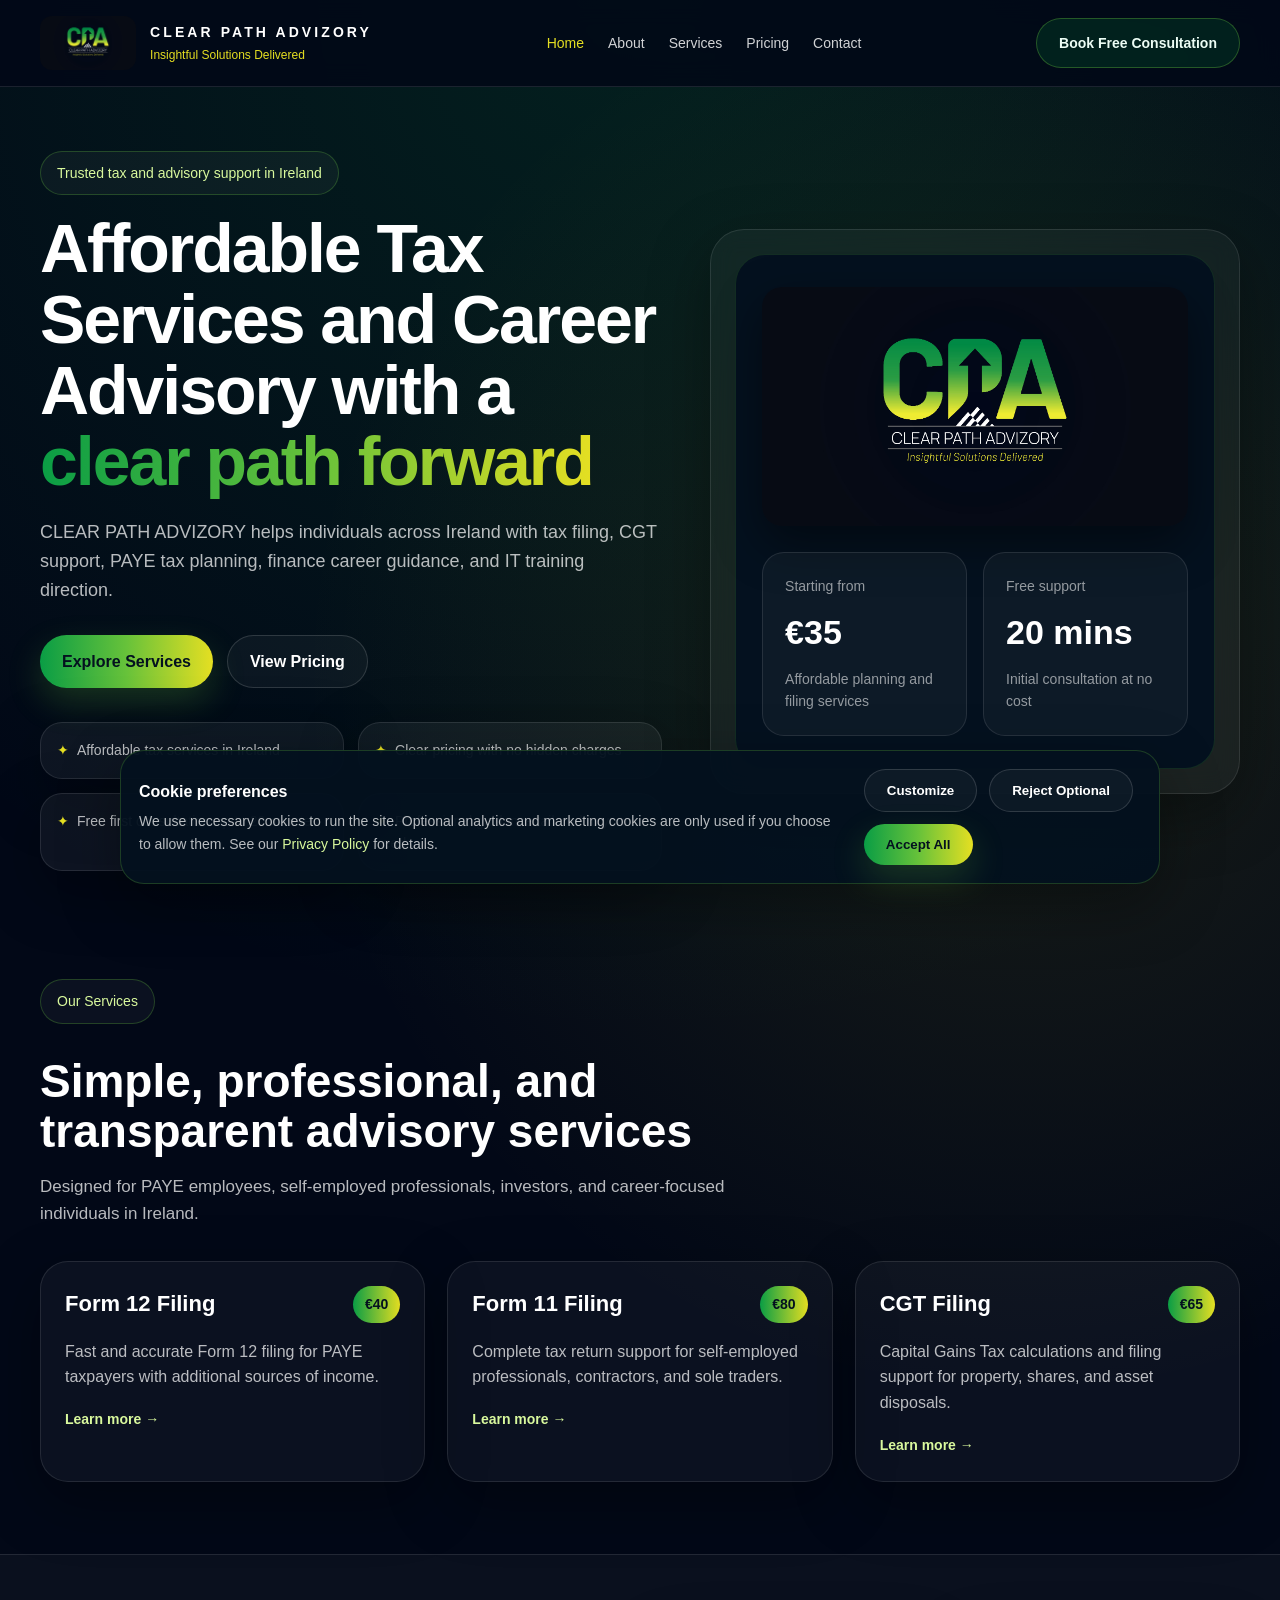
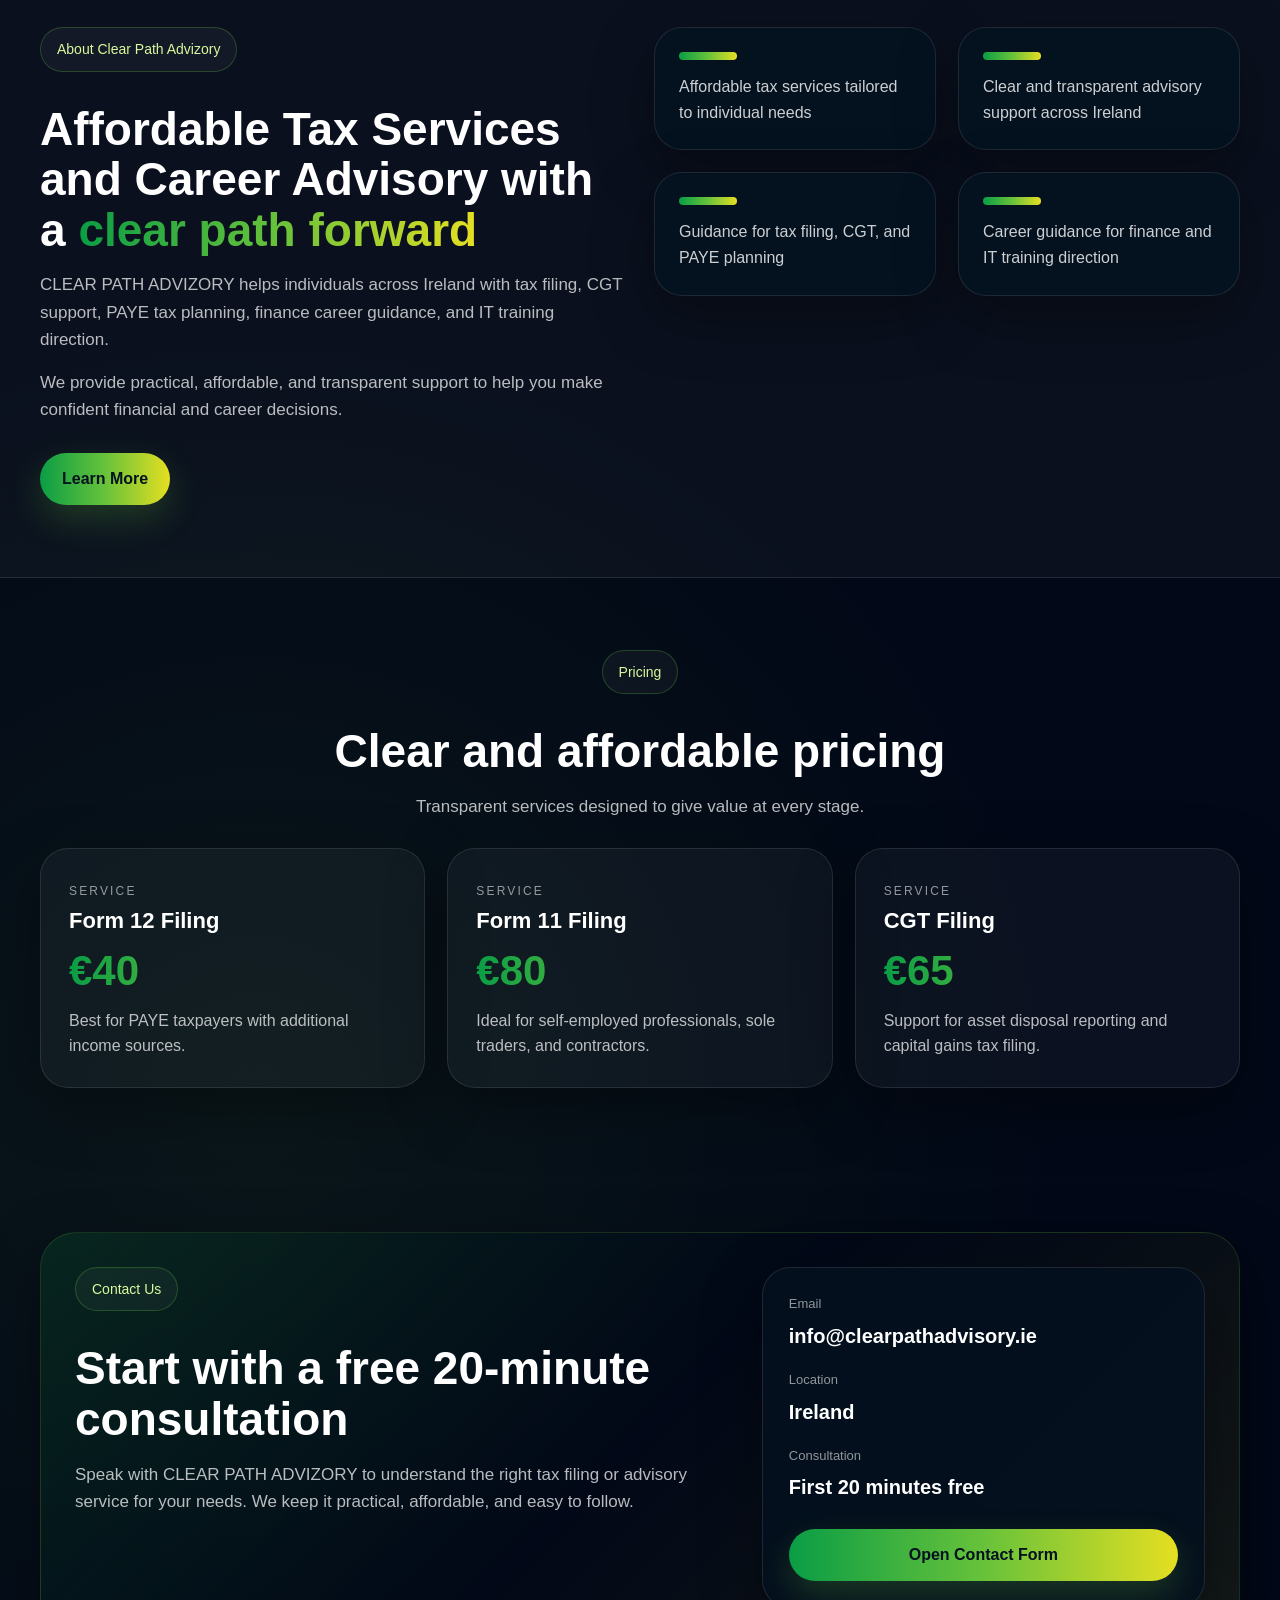
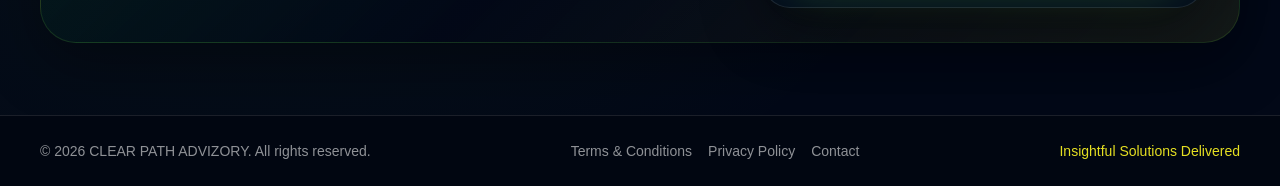
<file: index.html>
<!DOCTYPE html><html lang="en"><head><meta charset="UTF-8" /><meta name="viewport" content="width=device-width, initial-scale=1.0" /><title>CLEAR PATH ADVIZORY | Tax Services in Ireland</title><meta name="description" content="Affordable tax services in Ireland including Form 12, Form 11, CGT filing, PAYE tax planning, finance career guidance, and free initial consultation." /><link rel="stylesheet" href="style.css" /></head><body><header class="site-header"><div class="container header-inner"><div class="brand"><a href="index.html"><img id="logo" src="logo.jpeg" alt="CLEAR PATH ADVIZORY logo"></a><div class="brand-text"><h1>CLEAR PATH ADVIZORY</h1><p>Insightful Solutions Delivered</p></div></div><button class="menu-toggle" aria-label="Toggle menu" onclick="toggleMenu()">Menu</button><nav id="siteNav" class="nav"><a class="active" href="index.html">Home</a>
<a class="" href="about.html">About</a>
<a class="" href="services.html">Services</a>
<a class="" href="pricing.html">Pricing</a>
<a class="" href="contact.html">Contact</a></nav><a class="cta-btn" href="contact.html">Book Free Consultation</a></div></header><main><section class="hero"><div class="container hero-grid"><div><div class="eyebrow">Trusted tax and advisory support in Ireland</div><h2>Affordable Tax Services and Career Advisory with a <span class="gradient-text">clear path forward</span></h2><p>CLEAR PATH ADVIZORY helps individuals across Ireland with tax filing, CGT support, PAYE tax planning, finance career guidance, and IT training direction.</p><div class="hero-actions"><a class="primary-btn" href="services.html">Explore Services</a><a class="secondary-btn" href="pricing.html">View Pricing</a></div><div class="highlights"><div class="highlight"><span>✦</span>Affordable tax services in Ireland</div><div class="highlight"><span>✦</span>Clear pricing with no hidden charges</div><div class="highlight"><span>✦</span>Free first consultation up to 20 minutes</div><div class="highlight"><span>✦</span>Professional guidance tailored to your needs</div></div></div><div class="logo-card"><div class="logo-inner"><img class="hero-logo" src="logo.jpeg" alt="CLEAR PATH ADVIZORY logo" /><div class="stats"><div class="stat"><small>Starting from</small><strong>€35</strong><p>Affordable planning and filing services</p></div><div class="stat"><small>Free support</small><strong>20 mins</strong><p>Initial consultation at no cost</p></div></div></div></div></div></section><section><div class="container"><div class="section-header"><div class="label">Our Services</div><h3>Simple, professional, and transparent advisory services</h3><p>Designed for PAYE employees, self-employed professionals, investors, and career-focused individuals in Ireland.</p></div><div class="services-grid"><article class="service-card"><div class="service-head"><h4>Form 12 Filing</h4><div class="price-tag">€40</div></div><p>Fast and accurate Form 12 filing for PAYE taxpayers with additional sources of income.</p><a class="service-link" href="services.html">Learn more →</a></article><article class="service-card"><div class="service-head"><h4>Form 11 Filing</h4><div class="price-tag">€80</div></div><p>Complete tax return support for self-employed professionals, contractors, and sole traders.</p><a class="service-link" href="services.html">Learn more →</a></article><article class="service-card"><div class="service-head"><h4>CGT Filing</h4><div class="price-tag">€65</div></div><p>Capital Gains Tax calculations and filing support for property, shares, and asset disposals.</p><a class="service-link" href="services.html">Learn more →</a></article></div></div></section><section class="about-wrap"><div class="container about-grid"><div class="about-copy"><div class="label">About Clear Path Advizory</div><h3>Affordable Tax Services and Career Advisory with a <span class="gradient-text">clear path forward</span></h3><p>CLEAR PATH ADVIZORY helps individuals across Ireland with tax filing, CGT support, PAYE tax planning, finance career guidance, and IT training direction.</p><p>We provide practical, affordable, and transparent support to help you make confident financial and career decisions.</p><div class="hero-actions"><a class="primary-btn" href="about.html">Learn More</a></div></div><div class="about-points"><div class="about-card"><div class="bar"></div><p>Affordable tax services tailored to individual needs</p></div><div class="about-card"><div class="bar"></div><p>Clear and transparent advisory support across Ireland</p></div><div class="about-card"><div class="bar"></div><p>Guidance for tax filing, CGT, and PAYE planning</p></div><div class="about-card"><div class="bar"></div><p>Career guidance for finance and IT training direction</p></div></div></div></section><section><div class="container"><div class="pricing-top"><div class="label">Pricing</div><h3>Clear and affordable pricing</h3><p>Transparent services designed to give value at every stage.</p></div><div class="pricing-main"><div class="price-card"><small>Service</small><h4>Form 12 Filing</h4><div class="big">€40</div><p>Best for PAYE taxpayers with additional income sources.</p></div><div class="price-card"><small>Service</small><h4>Form 11 Filing</h4><div class="big">€80</div><p>Ideal for self-employed professionals, sole traders, and contractors.</p></div><div class="price-card"><small>Service</small><h4>CGT Filing</h4><div class="big">€65</div><p>Support for asset disposal reporting and capital gains tax filing.</p></div></div></div></section><section><div class="container contact-shell"><div class="contact-grid"><div class="contact-copy"><div class="label">Contact Us</div><h3>Start with a free 20-minute consultation</h3><p>Speak with CLEAR PATH ADVIZORY to understand the right tax filing or advisory service for your needs. We keep it practical, affordable, and easy to follow.</p></div><div class="contact-card"><div class="contact-item"><small>Email</small><strong>info@clearpathadvisory.ie</strong></div><div class="contact-item"><small>Location</small><strong>Ireland</strong></div><div class="contact-item"><small>Consultation</small><strong>First 20 minutes free</strong></div><a class="primary-btn" style="width:100%; margin-top: 8px;" href="contact.html">Open Contact Form</a></div></div></div></section></main><footer class="footer"><div class="container footer-inner"><div>© 2026 CLEAR PATH ADVIZORY. All rights reserved.</div><div class="footer-links"><a href="terms.html">Terms & Conditions</a><a href="privacy.html">Privacy Policy</a><a href="contact.html">Contact</a></div><div class="tagline">Insightful Solutions Delivered</div></div></footer>
<div id="cookieBanner" class="cookie-banner" role="dialog" aria-live="polite" aria-label="Cookie preferences">
  <div class="cookie-inner">
    <div class="cookie-copy">
      <strong>Cookie preferences</strong>
      <p>We use necessary cookies to run the site. Optional analytics and marketing cookies are only used if you choose to allow them. See our <a href="privacy.html" style="color:#d9f99d;">Privacy Policy</a> for details.</p>
    </div>
    <div class="cookie-actions">
      <button class="secondary-btn" type="button" onclick="toggleCookieSettings()">Customize</button>
      <button class="secondary-btn" type="button" onclick="rejectOptionalCookies()">Reject Optional</button>
      <button class="primary-btn" type="button" onclick="acceptAllCookies()">Accept All</button>
    </div>
  </div>
  <div id="cookieSettings" class="cookie-settings">
    <div class="cookie-setting-row"><div><strong>Necessary cookies</strong><p>Required for basic site functions and security.</p></div><div class="switch-wrap"><input type="checkbox" checked disabled /></div></div>
    <div class="cookie-setting-row"><div><strong>Analytics cookies</strong><p>Help understand site usage and improve content.</p></div><div class="switch-wrap"><input id="cookieAnalytics" type="checkbox" /></div></div>
    <div class="cookie-setting-row"><div><strong>Marketing cookies</strong><p>Used only if you later add advertising or remarketing tools.</p></div><div class="switch-wrap"><input id="cookieMarketing" type="checkbox" /></div></div>
    <div class="form-actions"><button class="primary-btn" type="button" onclick="saveCookieChoices()">Save Preferences</button></div>
  </div>
</div>
<script src="script.js"></script></body></html>
</file>
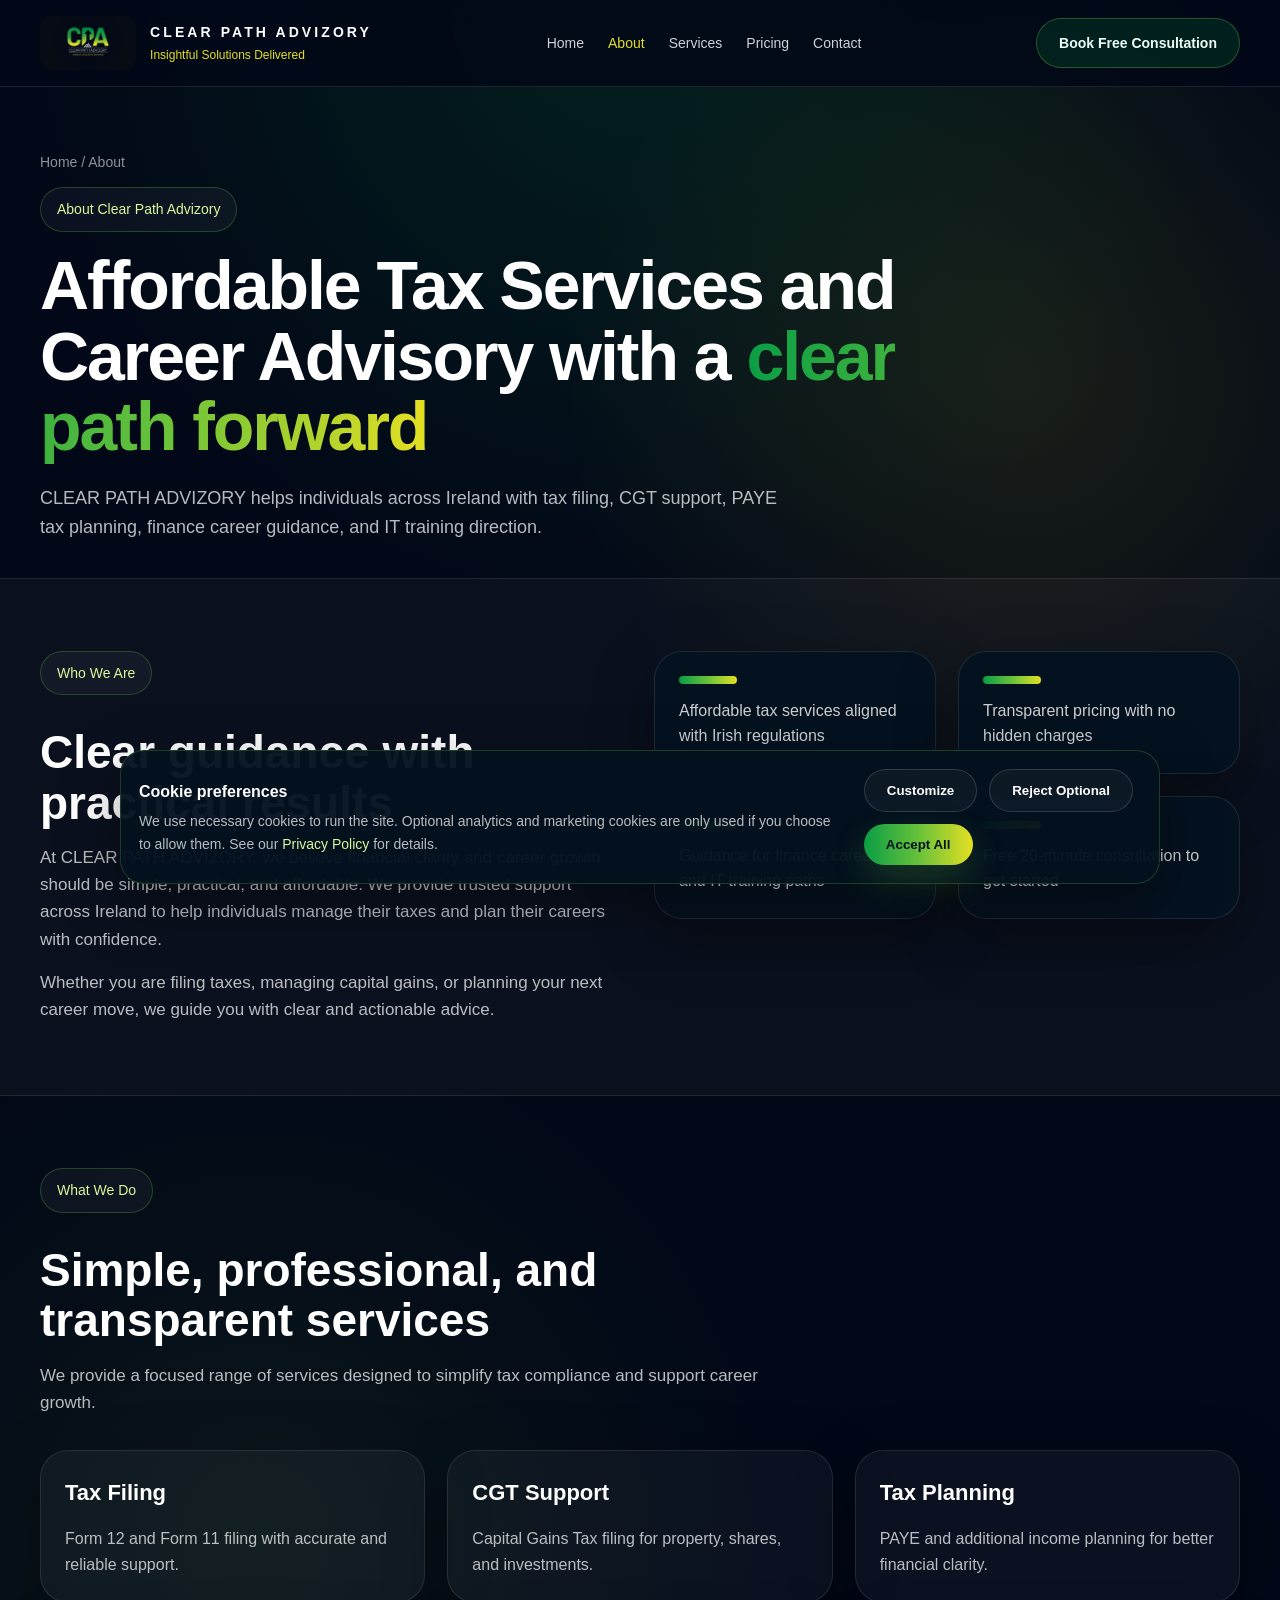
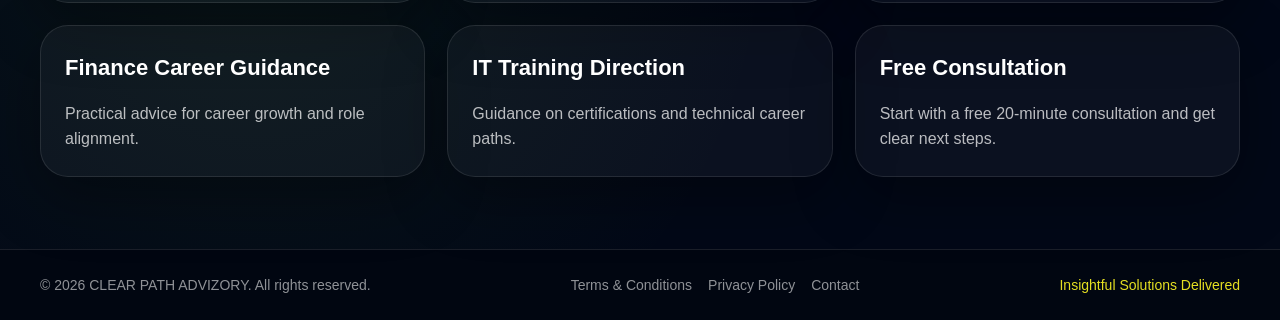
<file: about.html>
<!DOCTYPE html><html lang="en"><head><meta charset="UTF-8" /><meta name="viewport" content="width=device-width, initial-scale=1.0" /><title>About | CLEAR PATH ADVIZORY</title><meta name="description" content="About Clear Path Advizory – Affordable tax services and career advisory across Ireland." /><link rel="stylesheet" href="style.css" /></head><body><header class="site-header"><div class="container header-inner"><div class="brand"><a href="index.html"><img id="logo" src="logo.jpeg" alt="CLEAR PATH ADVIZORY logo"></a><div class="brand-text"><h1>CLEAR PATH ADVIZORY</h1><p>Insightful Solutions Delivered</p></div></div><button class="menu-toggle" aria-label="Toggle menu" onclick="toggleMenu()">Menu</button><nav id="siteNav" class="nav"><a class="" href="index.html">Home</a>
<a class="active" href="about.html">About</a>
<a class="" href="services.html">Services</a>
<a class="" href="pricing.html">Pricing</a>
<a class="" href="contact.html">Contact</a></nav><a class="cta-btn" href="contact.html">Book Free Consultation</a></div></header><main><section class="page-hero"><div class="container"><div class="breadcrumbs"><a href="index.html">Home</a> / About</div><div class="page-eyebrow">About Clear Path Advizory</div><h2>Affordable Tax Services and Career Advisory with a <span class="gradient-text">clear path forward</span></h2><p>CLEAR PATH ADVIZORY helps individuals across Ireland with tax filing, CGT support, PAYE tax planning, finance career guidance, and IT training direction.</p></div></section><section class="about-wrap"><div class="container about-grid"><div class="about-copy"><div class="label">Who We Are</div><h3>Clear guidance with practical results</h3><p>At CLEAR PATH ADVIZORY, we believe financial clarity and career growth should be simple, practical, and affordable. We provide trusted support across Ireland to help individuals manage their taxes and plan their careers with confidence.</p><p>Whether you are filing taxes, managing capital gains, or planning your next career move, we guide you with clear and actionable advice.</p></div><div class="about-points"><div class="about-card"><div class="bar"></div><p>Affordable tax services aligned with Irish regulations</p></div><div class="about-card"><div class="bar"></div><p>Transparent pricing with no hidden charges</p></div><div class="about-card"><div class="bar"></div><p>Guidance for finance careers and IT training paths</p></div><div class="about-card"><div class="bar"></div><p>Free 20-minute consultation to get started</p></div></div></div></section><section><div class="container"><div class="section-header"><div class="label">What We Do</div><h3>Simple, professional, and transparent services</h3><p>We provide a focused range of services designed to simplify tax compliance and support career growth.</p></div><div class="services-grid"><div class="service-card"><div class="service-head"><h4>Tax Filing</h4></div><p>Form 12 and Form 11 filing with accurate and reliable support.</p></div><div class="service-card"><div class="service-head"><h4>CGT Support</h4></div><p>Capital Gains Tax filing for property, shares, and investments.</p></div><div class="service-card"><div class="service-head"><h4>Tax Planning</h4></div><p>PAYE and additional income planning for better financial clarity.</p></div><div class="service-card"><div class="service-head"><h4>Finance Career Guidance</h4></div><p>Practical advice for career growth and role alignment.</p></div><div class="service-card"><div class="service-head"><h4>IT Training Direction</h4></div><p>Guidance on certifications and technical career paths.</p></div><div class="service-card"><div class="service-head"><h4>Free Consultation</h4></div><p>Start with a free 20-minute consultation and get clear next steps.</p></div></div></div></section></main><footer class="footer"><div class="container footer-inner"><div>© 2026 CLEAR PATH ADVIZORY. All rights reserved.</div><div class="footer-links"><a href="terms.html">Terms & Conditions</a><a href="privacy.html">Privacy Policy</a><a href="contact.html">Contact</a></div><div class="tagline">Insightful Solutions Delivered</div></div></footer>
<div id="cookieBanner" class="cookie-banner" role="dialog" aria-live="polite" aria-label="Cookie preferences">
  <div class="cookie-inner">
    <div class="cookie-copy">
      <strong>Cookie preferences</strong>
      <p>We use necessary cookies to run the site. Optional analytics and marketing cookies are only used if you choose to allow them. See our <a href="privacy.html" style="color:#d9f99d;">Privacy Policy</a> for details.</p>
    </div>
    <div class="cookie-actions">
      <button class="secondary-btn" type="button" onclick="toggleCookieSettings()">Customize</button>
      <button class="secondary-btn" type="button" onclick="rejectOptionalCookies()">Reject Optional</button>
      <button class="primary-btn" type="button" onclick="acceptAllCookies()">Accept All</button>
    </div>
  </div>
  <div id="cookieSettings" class="cookie-settings">
    <div class="cookie-setting-row"><div><strong>Necessary cookies</strong><p>Required for basic site functions and security.</p></div><div class="switch-wrap"><input type="checkbox" checked disabled /></div></div>
    <div class="cookie-setting-row"><div><strong>Analytics cookies</strong><p>Help understand site usage and improve content.</p></div><div class="switch-wrap"><input id="cookieAnalytics" type="checkbox" /></div></div>
    <div class="cookie-setting-row"><div><strong>Marketing cookies</strong><p>Used only if you later add advertising or remarketing tools.</p></div><div class="switch-wrap"><input id="cookieMarketing" type="checkbox" /></div></div>
    <div class="form-actions"><button class="primary-btn" type="button" onclick="saveCookieChoices()">Save Preferences</button></div>
  </div>
</div>
<script src="script.js"></script></body></html>
</file>
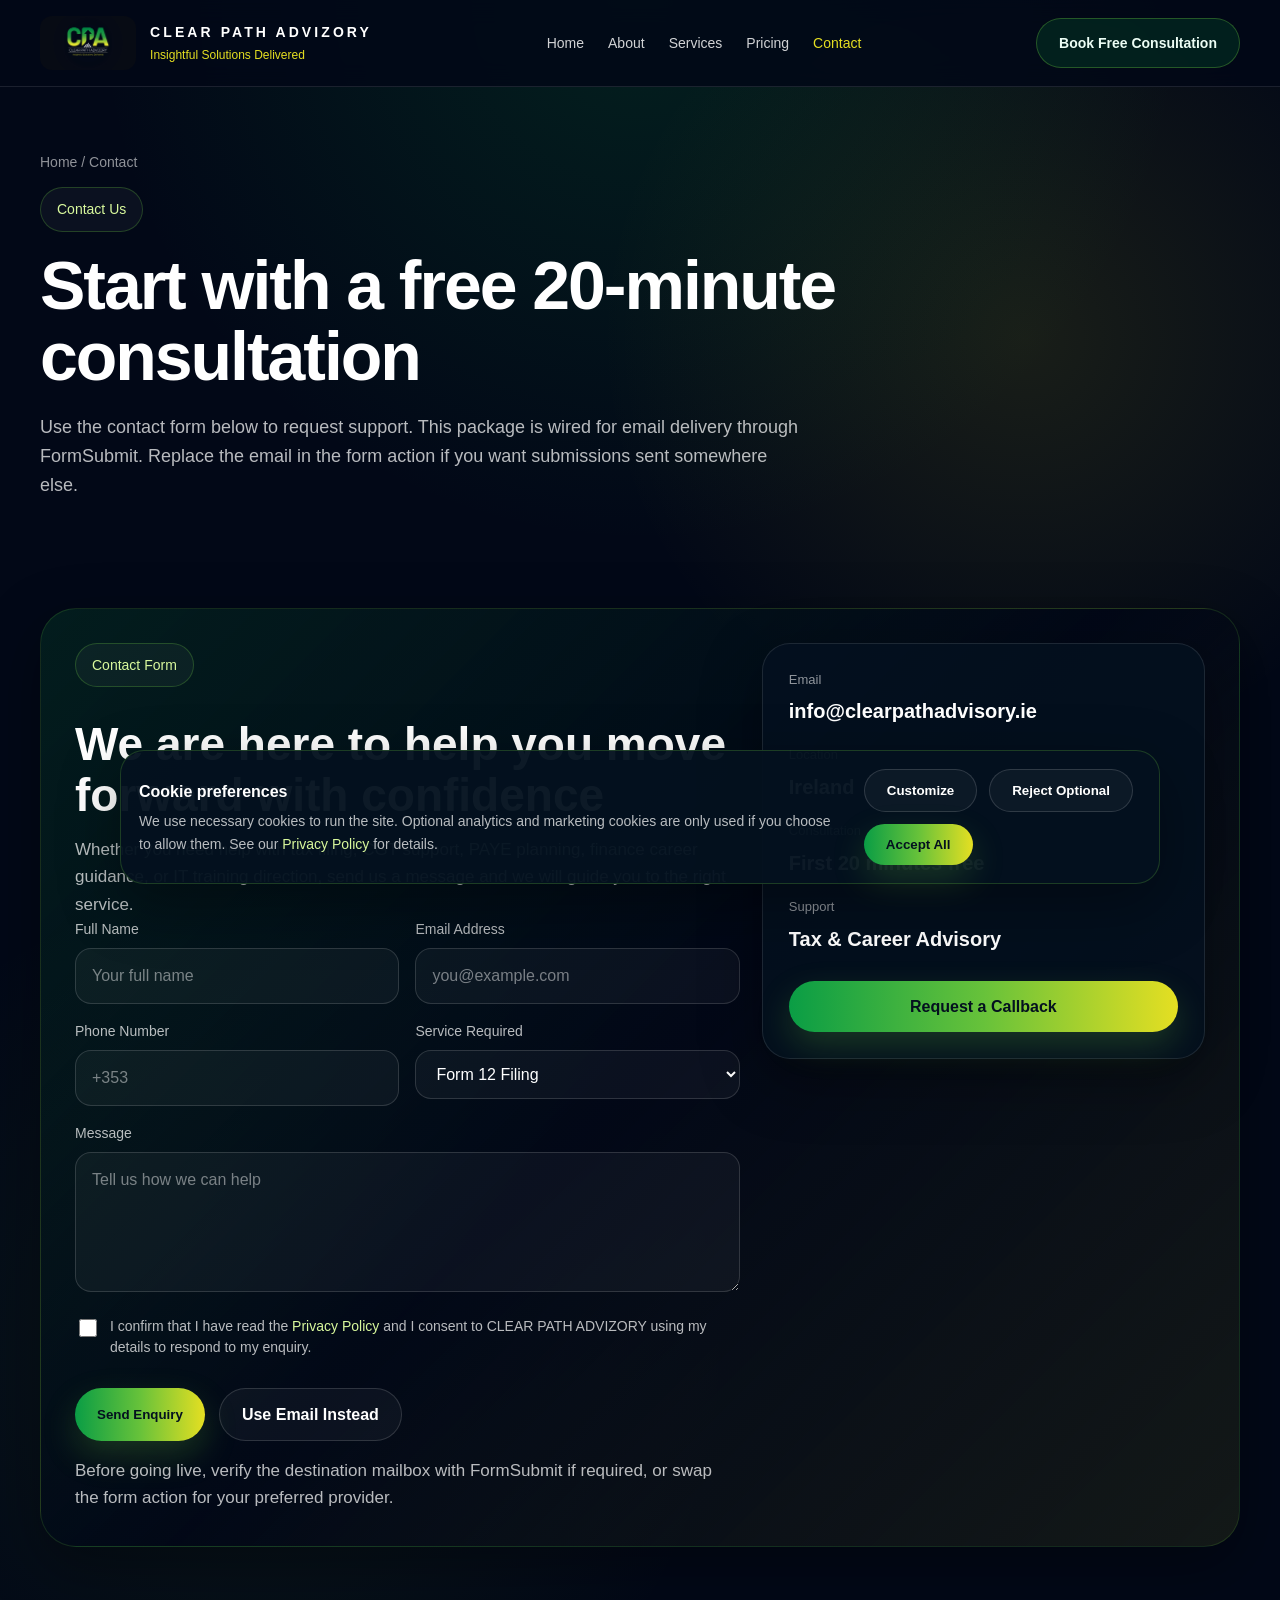
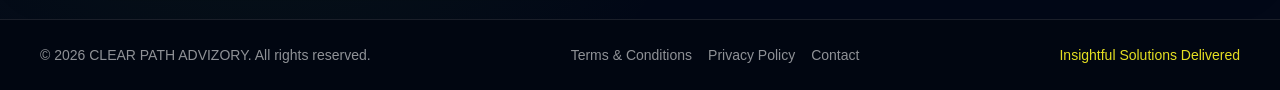
<file: contact.html>
<!DOCTYPE html><html lang="en"><head><meta charset="UTF-8" /><meta name="viewport" content="width=device-width, initial-scale=1.0" /><title>Contact | CLEAR PATH ADVIZORY</title><meta name="description" content="Contact Clear Path Advizory for affordable tax services and career advisory in Ireland. First 20 minutes consultation is free." /><link rel="stylesheet" href="style.css" /></head><body><header class="site-header"><div class="container header-inner"><div class="brand"><a href="index.html"><img id="logo" src="logo.jpeg" alt="CLEAR PATH ADVIZORY logo"></a><div class="brand-text"><h1>CLEAR PATH ADVIZORY</h1><p>Insightful Solutions Delivered</p></div></div><button class="menu-toggle" aria-label="Toggle menu" onclick="toggleMenu()">Menu</button><nav id="siteNav" class="nav"><a class="" href="index.html">Home</a>
<a class="" href="about.html">About</a>
<a class="" href="services.html">Services</a>
<a class="" href="pricing.html">Pricing</a>
<a class="active" href="contact.html">Contact</a></nav><a class="cta-btn" href="contact.html">Book Free Consultation</a></div></header><main><section class="page-hero"><div class="container"><div class="breadcrumbs"><a href="index.html">Home</a> / Contact</div><div class="page-eyebrow">Contact Us</div><h2>Start with a free 20-minute consultation</h2><p>Use the contact form below to request support. This package is wired for email delivery through FormSubmit. Replace the email in the form action if you want submissions sent somewhere else.</p></div></section><section><div class="container contact-shell"><div class="contact-grid"><div class="contact-copy"><div class="label">Contact Form</div><h3>We are here to help you move forward with confidence</h3><p>Whether you need help with tax filing, CGT support, PAYE planning, finance career guidance, or IT training direction, send us a message and we will guide you to the right service.</p><form action="https://formsubmit.co/info@clearpathadvisory.ie" method="POST"><input type="hidden" name="_subject" value="New enquiry from CLEAR PATH ADVIZORY website"><input type="hidden" name="_captcha" value="false"><input type="hidden" name="_template" value="table"><input type="hidden" name="_next" value="thank-you.html"><div class="form-grid"><div><label class="form-label" for="full_name">Full Name</label><input id="full_name" name="Full Name" type="text" placeholder="Your full name" required></div><div><label class="form-label" for="email">Email Address</label><input id="email" name="Email" type="email" placeholder="you@example.com" required></div><div><label class="form-label" for="phone">Phone Number</label><input id="phone" name="Phone" type="tel" placeholder="+353"></div><div><label class="form-label" for="service">Service Required</label><select id="service" name="Service"><option>Form 12 Filing</option><option>Form 11 Filing</option><option>CGT Filing</option><option>Tax Planning</option><option>Finance Career Guidance</option><option>IT Trainings Guidance</option><option>General Consultation</option></select></div></div><div style="margin-top:16px;"><label class="form-label" for="message">Message</label><textarea id="message" name="Message" placeholder="Tell us how we can help" required></textarea></div><div class="checkbox-row"><input id="privacy_consent" name="Privacy Consent" type="checkbox" required><label for="privacy_consent">I confirm that I have read the <a href="privacy.html" style="color:#d9f99d;">Privacy Policy</a> and I consent to CLEAR PATH ADVIZORY using my details to respond to my enquiry.</label></div><div class="form-actions"><button class="primary-btn" type="submit">Send Enquiry</button><a class="secondary-btn" href="mailto:info@clearpathadvisory.ie">Use Email Instead</a></div><p class="form-note">Before going live, verify the destination mailbox with FormSubmit if required, or swap the form action for your preferred provider.</p></form></div><div class="contact-card"><div class="contact-item"><small>Email</small><strong>info@clearpathadvisory.ie</strong></div><div class="contact-item"><small>Location</small><strong>Ireland</strong></div><div class="contact-item"><small>Consultation</small><strong>First 20 minutes free</strong></div><div class="contact-item"><small>Support</small><strong>Tax & Career Advisory</strong></div><a class="primary-btn" style="width:100%; margin-top: 8px;" href="mailto:info@clearpathadvisory.ie">Request a Callback</a></div></div></div></section></main><footer class="footer"><div class="container footer-inner"><div>© 2026 CLEAR PATH ADVIZORY. All rights reserved.</div><div class="footer-links"><a href="terms.html">Terms & Conditions</a><a href="privacy.html">Privacy Policy</a><a href="contact.html">Contact</a></div><div class="tagline">Insightful Solutions Delivered</div></div></footer>
<div id="cookieBanner" class="cookie-banner" role="dialog" aria-live="polite" aria-label="Cookie preferences">
  <div class="cookie-inner">
    <div class="cookie-copy">
      <strong>Cookie preferences</strong>
      <p>We use necessary cookies to run the site. Optional analytics and marketing cookies are only used if you choose to allow them. See our <a href="privacy.html" style="color:#d9f99d;">Privacy Policy</a> for details.</p>
    </div>
    <div class="cookie-actions">
      <button class="secondary-btn" type="button" onclick="toggleCookieSettings()">Customize</button>
      <button class="secondary-btn" type="button" onclick="rejectOptionalCookies()">Reject Optional</button>
      <button class="primary-btn" type="button" onclick="acceptAllCookies()">Accept All</button>
    </div>
  </div>
  <div id="cookieSettings" class="cookie-settings">
    <div class="cookie-setting-row"><div><strong>Necessary cookies</strong><p>Required for basic site functions and security.</p></div><div class="switch-wrap"><input type="checkbox" checked disabled /></div></div>
    <div class="cookie-setting-row"><div><strong>Analytics cookies</strong><p>Help understand site usage and improve content.</p></div><div class="switch-wrap"><input id="cookieAnalytics" type="checkbox" /></div></div>
    <div class="cookie-setting-row"><div><strong>Marketing cookies</strong><p>Used only if you later add advertising or remarketing tools.</p></div><div class="switch-wrap"><input id="cookieMarketing" type="checkbox" /></div></div>
    <div class="form-actions"><button class="primary-btn" type="button" onclick="saveCookieChoices()">Save Preferences</button></div>
  </div>
</div>
<script src="script.js"></script></body></html>
</file>
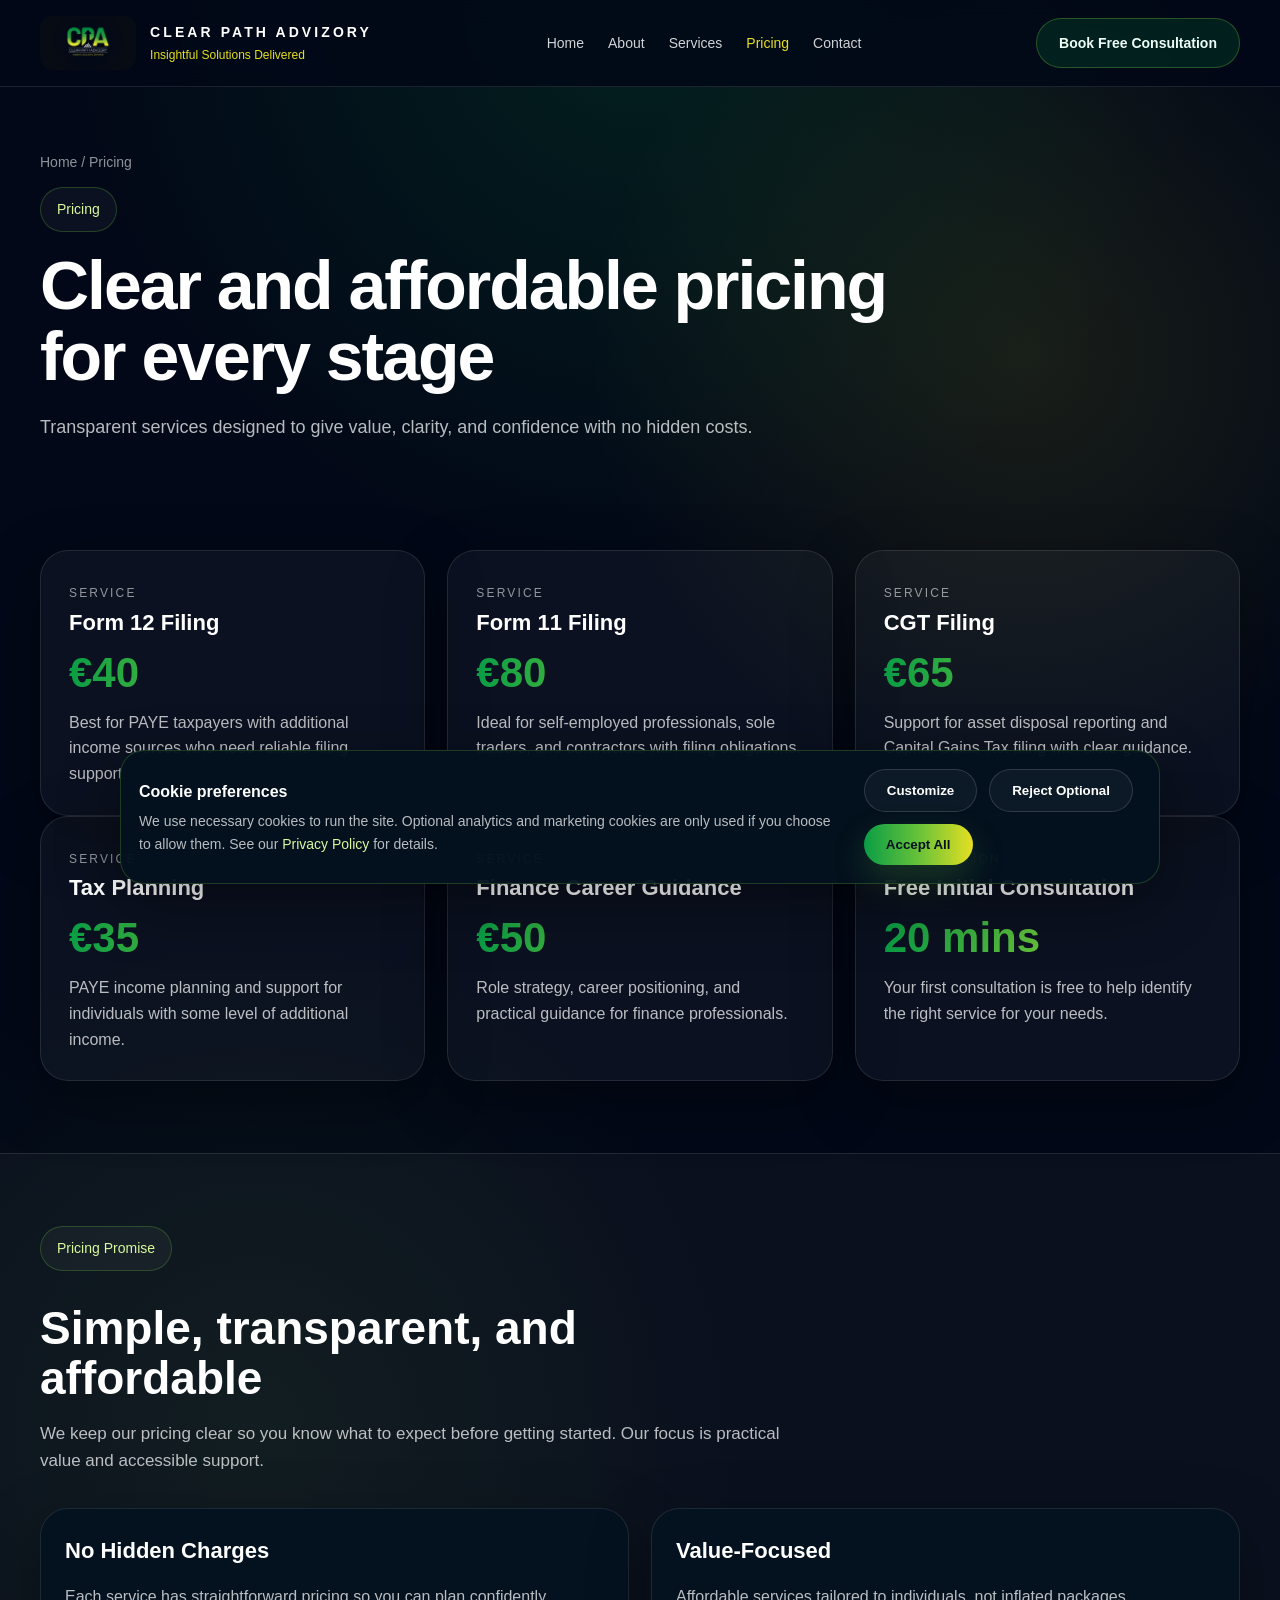
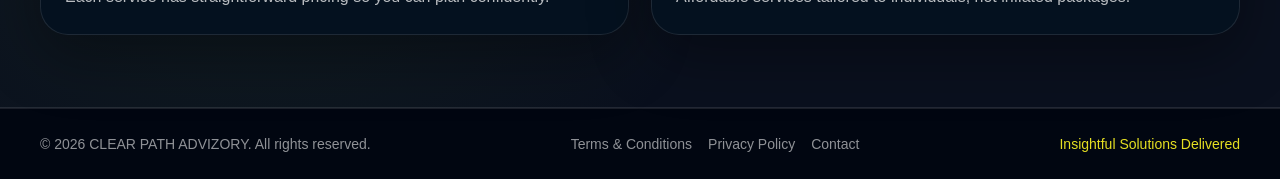
<file: pricing.html>
<!DOCTYPE html><html lang="en"><head><meta charset="UTF-8" /><meta name="viewport" content="width=device-width, initial-scale=1.0" /><title>Pricing | CLEAR PATH ADVIZORY</title><meta name="description" content="Transparent pricing for tax services, CGT support, PAYE tax planning, and career advisory from Clear Path Advizory." /><link rel="stylesheet" href="style.css" /></head><body><header class="site-header"><div class="container header-inner"><div class="brand"><a href="index.html"><img id="logo" src="logo.jpeg" alt="CLEAR PATH ADVIZORY logo"></a><div class="brand-text"><h1>CLEAR PATH ADVIZORY</h1><p>Insightful Solutions Delivered</p></div></div><button class="menu-toggle" aria-label="Toggle menu" onclick="toggleMenu()">Menu</button><nav id="siteNav" class="nav"><a class="" href="index.html">Home</a>
<a class="" href="about.html">About</a>
<a class="" href="services.html">Services</a>
<a class="active" href="pricing.html">Pricing</a>
<a class="" href="contact.html">Contact</a></nav><a class="cta-btn" href="contact.html">Book Free Consultation</a></div></header><main><section class="page-hero"><div class="container"><div class="breadcrumbs"><a href="index.html">Home</a> / Pricing</div><div class="page-eyebrow">Pricing</div><h2>Clear and affordable pricing for every stage</h2><p>Transparent services designed to give value, clarity, and confidence with no hidden costs.</p></div></section><section><div class="container"><div class="pricing-main"><div class="price-card"><small>Service</small><h4>Form 12 Filing</h4><div class="big">€40</div><p>Best for PAYE taxpayers with additional income sources who need reliable filing support.</p></div><div class="price-card"><small>Service</small><h4>Form 11 Filing</h4><div class="big">€80</div><p>Ideal for self-employed professionals, sole traders, and contractors with filing obligations.</p></div><div class="price-card"><small>Service</small><h4>CGT Filing</h4><div class="big">€65</div><p>Support for asset disposal reporting and Capital Gains Tax filing with clear guidance.</p></div></div><div class="pricing-secondary"><div class="price-card"><small>Service</small><h4>Tax Planning</h4><div class="big">€35</div><p>PAYE income planning and support for individuals with some level of additional income.</p></div><div class="price-card"><small>Service</small><h4>Finance Career Guidance</h4><div class="big">€50</div><p>Role strategy, career positioning, and practical guidance for finance professionals.</p></div><div class="price-card"><small>Consultation</small><h4>Free Initial Consultation</h4><div class="big">20 mins</div><p>Your first consultation is free to help identify the right service for your needs.</p></div></div></div></section><section class="band"><div class="container"><div class="section-header"><div class="label">Pricing Promise</div><h3>Simple, transparent, and affordable</h3><p>We keep our pricing clear so you know what to expect before getting started. Our focus is practical value and accessible support.</p></div><div class="info-grid"><div class="info-card"><h4>No Hidden Charges</h4><p>Each service has straightforward pricing so you can plan confidently.</p></div><div class="info-card"><h4>Value-Focused</h4><p>Affordable services tailored to individuals, not inflated packages.</p></div></div></div></section></main><footer class="footer"><div class="container footer-inner"><div>© 2026 CLEAR PATH ADVIZORY. All rights reserved.</div><div class="footer-links"><a href="terms.html">Terms & Conditions</a><a href="privacy.html">Privacy Policy</a><a href="contact.html">Contact</a></div><div class="tagline">Insightful Solutions Delivered</div></div></footer>
<div id="cookieBanner" class="cookie-banner" role="dialog" aria-live="polite" aria-label="Cookie preferences">
  <div class="cookie-inner">
    <div class="cookie-copy">
      <strong>Cookie preferences</strong>
      <p>We use necessary cookies to run the site. Optional analytics and marketing cookies are only used if you choose to allow them. See our <a href="privacy.html" style="color:#d9f99d;">Privacy Policy</a> for details.</p>
    </div>
    <div class="cookie-actions">
      <button class="secondary-btn" type="button" onclick="toggleCookieSettings()">Customize</button>
      <button class="secondary-btn" type="button" onclick="rejectOptionalCookies()">Reject Optional</button>
      <button class="primary-btn" type="button" onclick="acceptAllCookies()">Accept All</button>
    </div>
  </div>
  <div id="cookieSettings" class="cookie-settings">
    <div class="cookie-setting-row"><div><strong>Necessary cookies</strong><p>Required for basic site functions and security.</p></div><div class="switch-wrap"><input type="checkbox" checked disabled /></div></div>
    <div class="cookie-setting-row"><div><strong>Analytics cookies</strong><p>Help understand site usage and improve content.</p></div><div class="switch-wrap"><input id="cookieAnalytics" type="checkbox" /></div></div>
    <div class="cookie-setting-row"><div><strong>Marketing cookies</strong><p>Used only if you later add advertising or remarketing tools.</p></div><div class="switch-wrap"><input id="cookieMarketing" type="checkbox" /></div></div>
    <div class="form-actions"><button class="primary-btn" type="button" onclick="saveCookieChoices()">Save Preferences</button></div>
  </div>
</div>
<script src="script.js"></script></body></html>
</file>
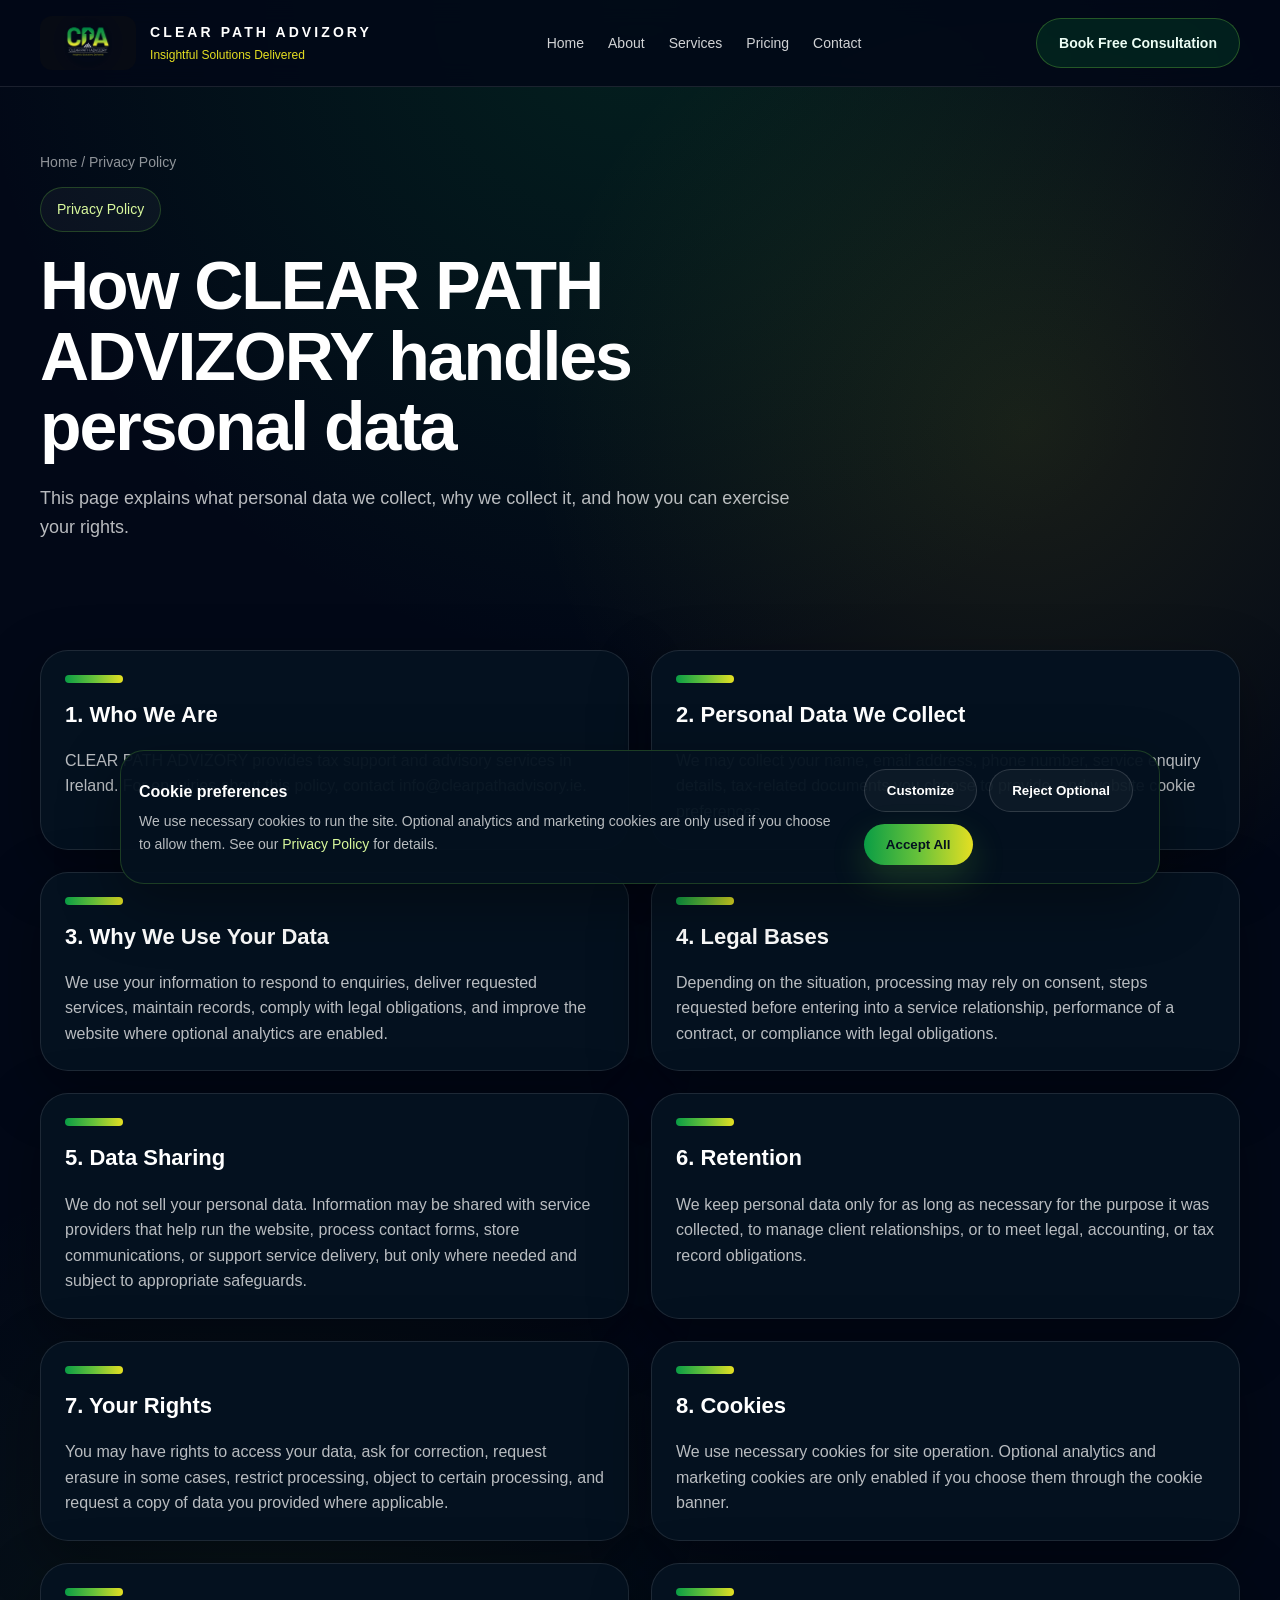
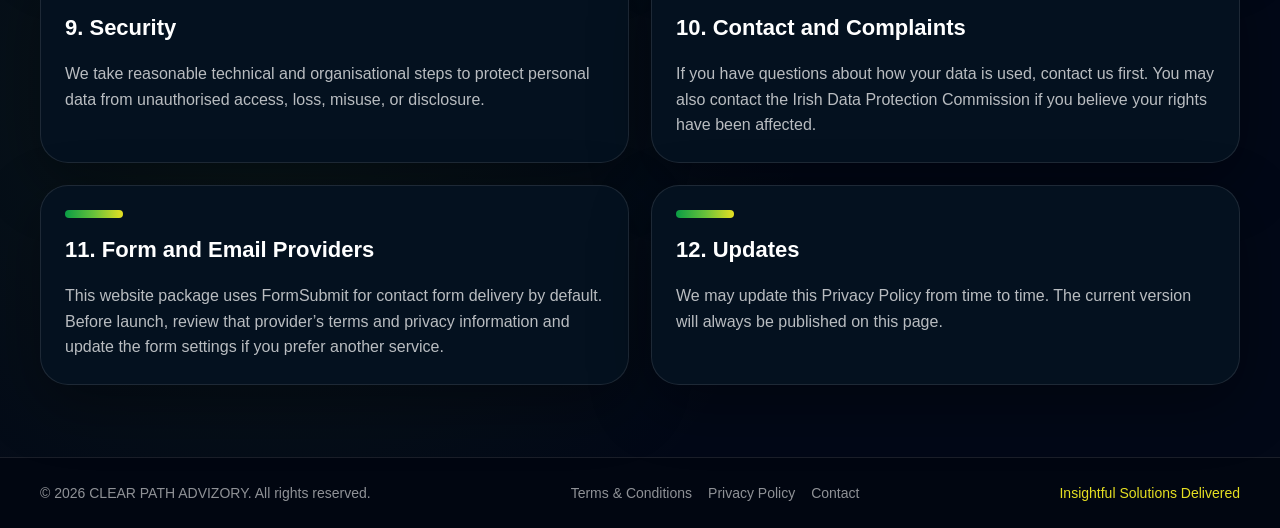
<file: privacy.html>
<!DOCTYPE html><html lang="en"><head><meta charset="UTF-8" /><meta name="viewport" content="width=device-width, initial-scale=1.0" /><title>Privacy Policy | CLEAR PATH ADVIZORY</title><meta name="description" content="Privacy Policy for Clear Path Advizory, including GDPR-related information about data use, contact forms, and cookies." /><link rel="stylesheet" href="style.css" /></head><body><header class="site-header"><div class="container header-inner"><div class="brand"><a href="index.html"><img id="logo" src="logo.jpeg" alt="CLEAR PATH ADVIZORY logo"></a><div class="brand-text"><h1>CLEAR PATH ADVIZORY</h1><p>Insightful Solutions Delivered</p></div></div><button class="menu-toggle" aria-label="Toggle menu" onclick="toggleMenu()">Menu</button><nav id="siteNav" class="nav"><a class="" href="index.html">Home</a>
<a class="" href="about.html">About</a>
<a class="" href="services.html">Services</a>
<a class="" href="pricing.html">Pricing</a>
<a class="" href="contact.html">Contact</a></nav><a class="cta-btn" href="contact.html">Book Free Consultation</a></div></header><main><section class="page-hero"><div class="container"><div class="breadcrumbs"><a href="index.html">Home</a> / Privacy Policy</div><div class="page-eyebrow">Privacy Policy</div><h2>How CLEAR PATH ADVIZORY handles personal data</h2><p>This page explains what personal data we collect, why we collect it, and how you can exercise your rights.</p></div></section><section><div class="container legal-grid"><div class="legal-card"><div class="bar"></div><h4>1. Who We Are</h4><p>CLEAR PATH ADVIZORY provides tax support and advisory services in Ireland. For enquiries about this policy, contact info@clearpathadvisory.ie.</p></div><div class="legal-card"><div class="bar"></div><h4>2. Personal Data We Collect</h4><p>We may collect your name, email address, phone number, service enquiry details, tax-related documents you choose to provide, and website cookie preferences.</p></div><div class="legal-card"><div class="bar"></div><h4>3. Why We Use Your Data</h4><p>We use your information to respond to enquiries, deliver requested services, maintain records, comply with legal obligations, and improve the website where optional analytics are enabled.</p></div><div class="legal-card"><div class="bar"></div><h4>4. Legal Bases</h4><p>Depending on the situation, processing may rely on consent, steps requested before entering into a service relationship, performance of a contract, or compliance with legal obligations.</p></div><div class="legal-card"><div class="bar"></div><h4>5. Data Sharing</h4><p>We do not sell your personal data. Information may be shared with service providers that help run the website, process contact forms, store communications, or support service delivery, but only where needed and subject to appropriate safeguards.</p></div><div class="legal-card"><div class="bar"></div><h4>6. Retention</h4><p>We keep personal data only for as long as necessary for the purpose it was collected, to manage client relationships, or to meet legal, accounting, or tax record obligations.</p></div><div class="legal-card"><div class="bar"></div><h4>7. Your Rights</h4><p>You may have rights to access your data, ask for correction, request erasure in some cases, restrict processing, object to certain processing, and request a copy of data you provided where applicable.</p></div><div class="legal-card"><div class="bar"></div><h4>8. Cookies</h4><p>We use necessary cookies for site operation. Optional analytics and marketing cookies are only enabled if you choose them through the cookie banner.</p></div><div class="legal-card"><div class="bar"></div><h4>9. Security</h4><p>We take reasonable technical and organisational steps to protect personal data from unauthorised access, loss, misuse, or disclosure.</p></div><div class="legal-card"><div class="bar"></div><h4>10. Contact and Complaints</h4><p>If you have questions about how your data is used, contact us first. You may also contact the Irish Data Protection Commission if you believe your rights have been affected.</p></div><div class="legal-card"><div class="bar"></div><h4>11. Form and Email Providers</h4><p>This website package uses FormSubmit for contact form delivery by default. Before launch, review that provider’s terms and privacy information and update the form settings if you prefer another service.</p></div><div class="legal-card"><div class="bar"></div><h4>12. Updates</h4><p>We may update this Privacy Policy from time to time. The current version will always be published on this page.</p></div></div></section></main><footer class="footer"><div class="container footer-inner"><div>© 2026 CLEAR PATH ADVIZORY. All rights reserved.</div><div class="footer-links"><a href="terms.html">Terms & Conditions</a><a href="privacy.html">Privacy Policy</a><a href="contact.html">Contact</a></div><div class="tagline">Insightful Solutions Delivered</div></div></footer>
<div id="cookieBanner" class="cookie-banner" role="dialog" aria-live="polite" aria-label="Cookie preferences">
  <div class="cookie-inner">
    <div class="cookie-copy">
      <strong>Cookie preferences</strong>
      <p>We use necessary cookies to run the site. Optional analytics and marketing cookies are only used if you choose to allow them. See our <a href="privacy.html" style="color:#d9f99d;">Privacy Policy</a> for details.</p>
    </div>
    <div class="cookie-actions">
      <button class="secondary-btn" type="button" onclick="toggleCookieSettings()">Customize</button>
      <button class="secondary-btn" type="button" onclick="rejectOptionalCookies()">Reject Optional</button>
      <button class="primary-btn" type="button" onclick="acceptAllCookies()">Accept All</button>
    </div>
  </div>
  <div id="cookieSettings" class="cookie-settings">
    <div class="cookie-setting-row"><div><strong>Necessary cookies</strong><p>Required for basic site functions and security.</p></div><div class="switch-wrap"><input type="checkbox" checked disabled /></div></div>
    <div class="cookie-setting-row"><div><strong>Analytics cookies</strong><p>Help understand site usage and improve content.</p></div><div class="switch-wrap"><input id="cookieAnalytics" type="checkbox" /></div></div>
    <div class="cookie-setting-row"><div><strong>Marketing cookies</strong><p>Used only if you later add advertising or remarketing tools.</p></div><div class="switch-wrap"><input id="cookieMarketing" type="checkbox" /></div></div>
    <div class="form-actions"><button class="primary-btn" type="button" onclick="saveCookieChoices()">Save Preferences</button></div>
  </div>
</div>
<script src="script.js"></script></body></html>
</file>
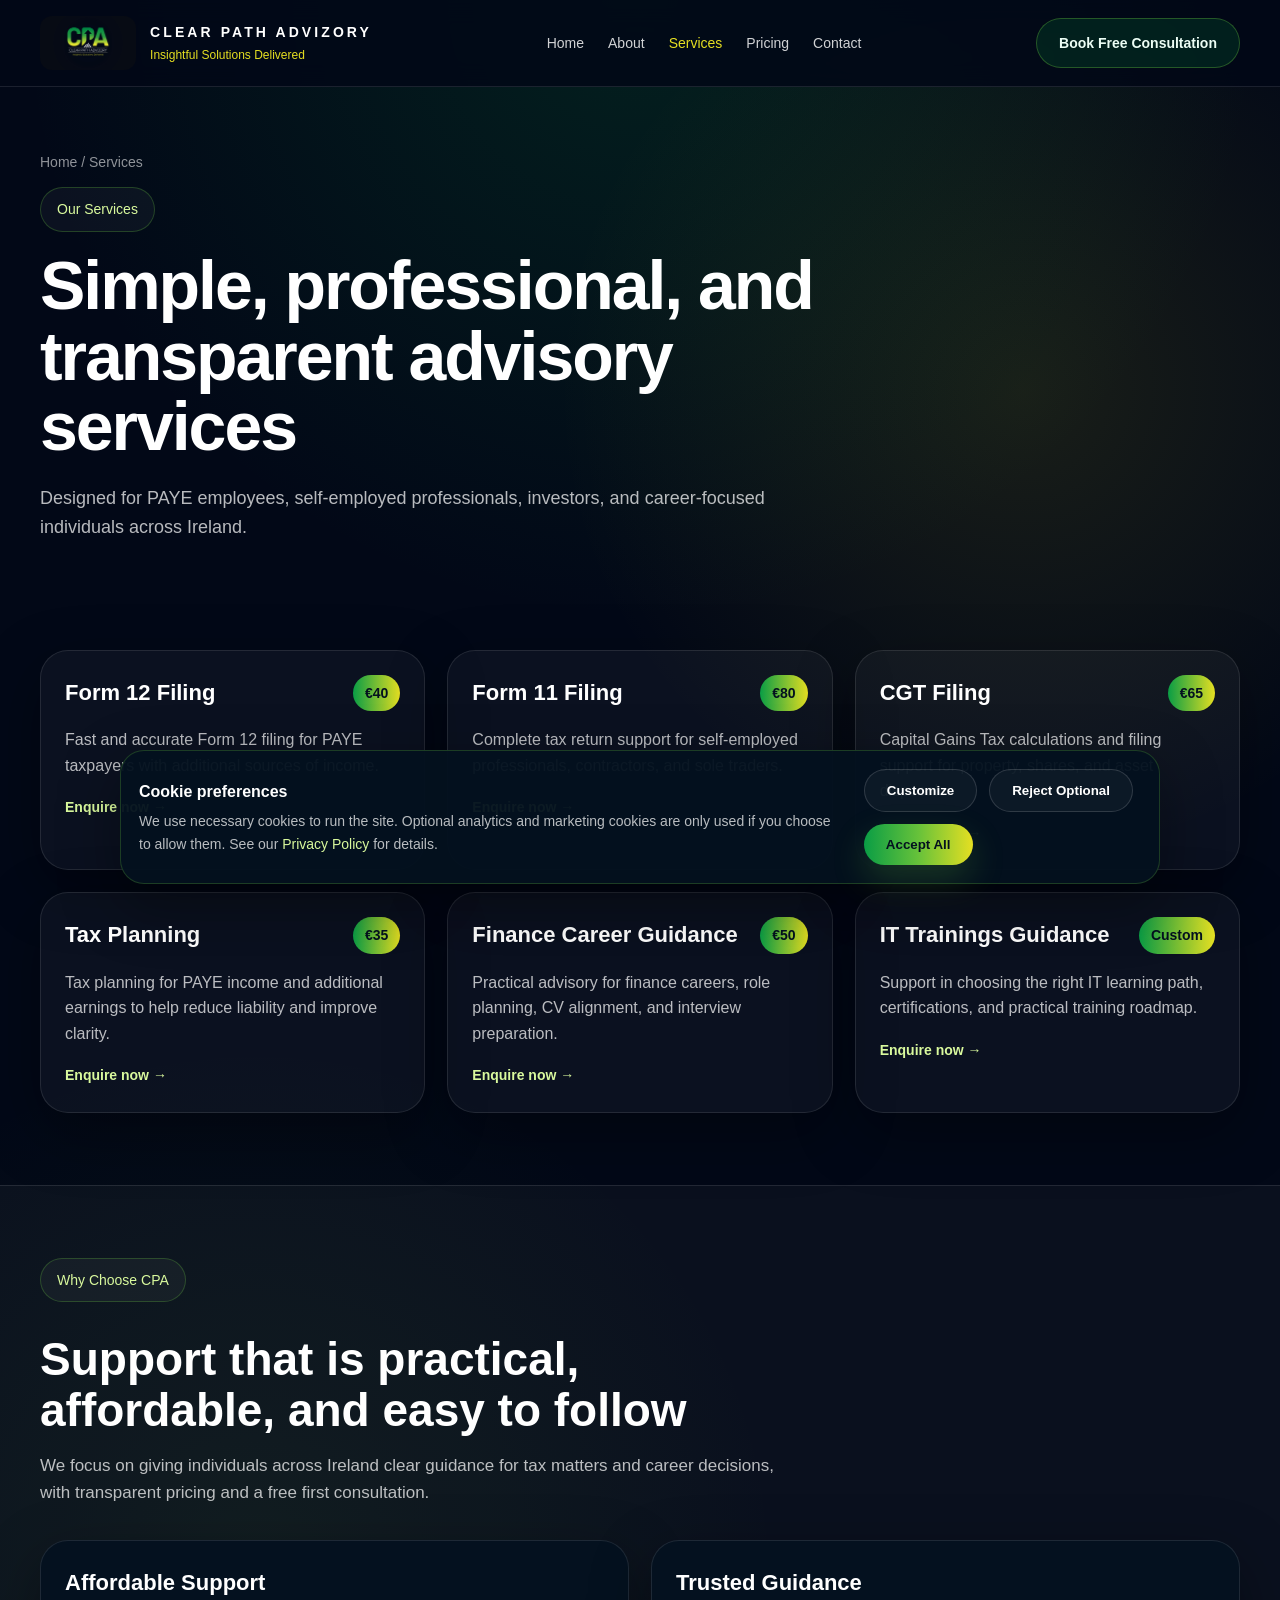
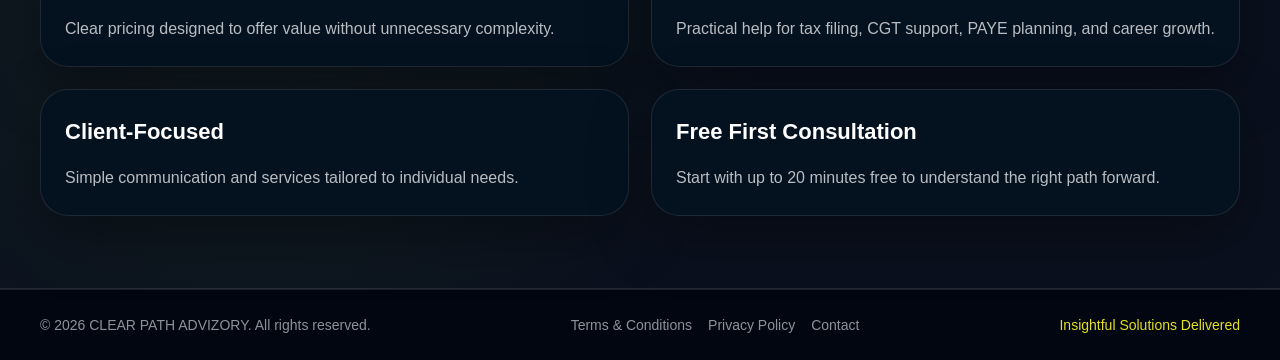
<file: services.html>
<!DOCTYPE html><html lang="en"><head><meta charset="UTF-8" /><meta name="viewport" content="width=device-width, initial-scale=1.0" /><title>Services | CLEAR PATH ADVIZORY</title><meta name="description" content="Explore tax filing, CGT support, tax planning, finance career guidance, and IT training services from Clear Path Advizory in Ireland." /><link rel="stylesheet" href="style.css" /></head><body><header class="site-header"><div class="container header-inner"><div class="brand"><a href="index.html"><img id="logo" src="logo.jpeg" alt="CLEAR PATH ADVIZORY logo"></a><div class="brand-text"><h1>CLEAR PATH ADVIZORY</h1><p>Insightful Solutions Delivered</p></div></div><button class="menu-toggle" aria-label="Toggle menu" onclick="toggleMenu()">Menu</button><nav id="siteNav" class="nav"><a class="" href="index.html">Home</a>
<a class="" href="about.html">About</a>
<a class="active" href="services.html">Services</a>
<a class="" href="pricing.html">Pricing</a>
<a class="" href="contact.html">Contact</a></nav><a class="cta-btn" href="contact.html">Book Free Consultation</a></div></header><main><section class="page-hero"><div class="container"><div class="breadcrumbs"><a href="index.html">Home</a> / Services</div><div class="page-eyebrow">Our Services</div><h2>Simple, professional, and transparent advisory services</h2><p>Designed for PAYE employees, self-employed professionals, investors, and career-focused individuals across Ireland.</p></div></section><section><div class="container"><div class="services-grid"><article class="service-card"><div class="service-head"><h4>Form 12 Filing</h4><div class="price-tag">€40</div></div><p>Fast and accurate Form 12 filing for PAYE taxpayers with additional sources of income.</p><a class="service-link" href="contact.html">Enquire now →</a></article><article class="service-card"><div class="service-head"><h4>Form 11 Filing</h4><div class="price-tag">€80</div></div><p>Complete tax return support for self-employed professionals, contractors, and sole traders.</p><a class="service-link" href="contact.html">Enquire now →</a></article><article class="service-card"><div class="service-head"><h4>CGT Filing</h4><div class="price-tag">€65</div></div><p>Capital Gains Tax calculations and filing support for property, shares, and asset disposals.</p><a class="service-link" href="contact.html">Enquire now →</a></article><article class="service-card"><div class="service-head"><h4>Tax Planning</h4><div class="price-tag">€35</div></div><p>Tax planning for PAYE income and additional earnings to help reduce liability and improve clarity.</p><a class="service-link" href="contact.html">Enquire now →</a></article><article class="service-card"><div class="service-head"><h4>Finance Career Guidance</h4><div class="price-tag">€50</div></div><p>Practical advisory for finance careers, role planning, CV alignment, and interview preparation.</p><a class="service-link" href="contact.html">Enquire now →</a></article><article class="service-card"><div class="service-head"><h4>IT Trainings Guidance</h4><div class="price-tag">Custom</div></div><p>Support in choosing the right IT learning path, certifications, and practical training roadmap.</p><a class="service-link" href="contact.html">Enquire now →</a></article></div></div></section><section class="band"><div class="container"><div class="section-header"><div class="label">Why Choose CPA</div><h3>Support that is practical, affordable, and easy to follow</h3><p>We focus on giving individuals across Ireland clear guidance for tax matters and career decisions, with transparent pricing and a free first consultation.</p></div><div class="info-grid"><div class="info-card"><h4>Affordable Support</h4><p>Clear pricing designed to offer value without unnecessary complexity.</p></div><div class="info-card"><h4>Trusted Guidance</h4><p>Practical help for tax filing, CGT support, PAYE planning, and career growth.</p></div><div class="info-card"><h4>Client-Focused</h4><p>Simple communication and services tailored to individual needs.</p></div><div class="info-card"><h4>Free First Consultation</h4><p>Start with up to 20 minutes free to understand the right path forward.</p></div></div></div></section></main><footer class="footer"><div class="container footer-inner"><div>© 2026 CLEAR PATH ADVIZORY. All rights reserved.</div><div class="footer-links"><a href="terms.html">Terms & Conditions</a><a href="privacy.html">Privacy Policy</a><a href="contact.html">Contact</a></div><div class="tagline">Insightful Solutions Delivered</div></div></footer>
<div id="cookieBanner" class="cookie-banner" role="dialog" aria-live="polite" aria-label="Cookie preferences">
  <div class="cookie-inner">
    <div class="cookie-copy">
      <strong>Cookie preferences</strong>
      <p>We use necessary cookies to run the site. Optional analytics and marketing cookies are only used if you choose to allow them. See our <a href="privacy.html" style="color:#d9f99d;">Privacy Policy</a> for details.</p>
    </div>
    <div class="cookie-actions">
      <button class="secondary-btn" type="button" onclick="toggleCookieSettings()">Customize</button>
      <button class="secondary-btn" type="button" onclick="rejectOptionalCookies()">Reject Optional</button>
      <button class="primary-btn" type="button" onclick="acceptAllCookies()">Accept All</button>
    </div>
  </div>
  <div id="cookieSettings" class="cookie-settings">
    <div class="cookie-setting-row"><div><strong>Necessary cookies</strong><p>Required for basic site functions and security.</p></div><div class="switch-wrap"><input type="checkbox" checked disabled /></div></div>
    <div class="cookie-setting-row"><div><strong>Analytics cookies</strong><p>Help understand site usage and improve content.</p></div><div class="switch-wrap"><input id="cookieAnalytics" type="checkbox" /></div></div>
    <div class="cookie-setting-row"><div><strong>Marketing cookies</strong><p>Used only if you later add advertising or remarketing tools.</p></div><div class="switch-wrap"><input id="cookieMarketing" type="checkbox" /></div></div>
    <div class="form-actions"><button class="primary-btn" type="button" onclick="saveCookieChoices()">Save Preferences</button></div>
  </div>
</div>
<script src="script.js"></script></body></html>
</file>
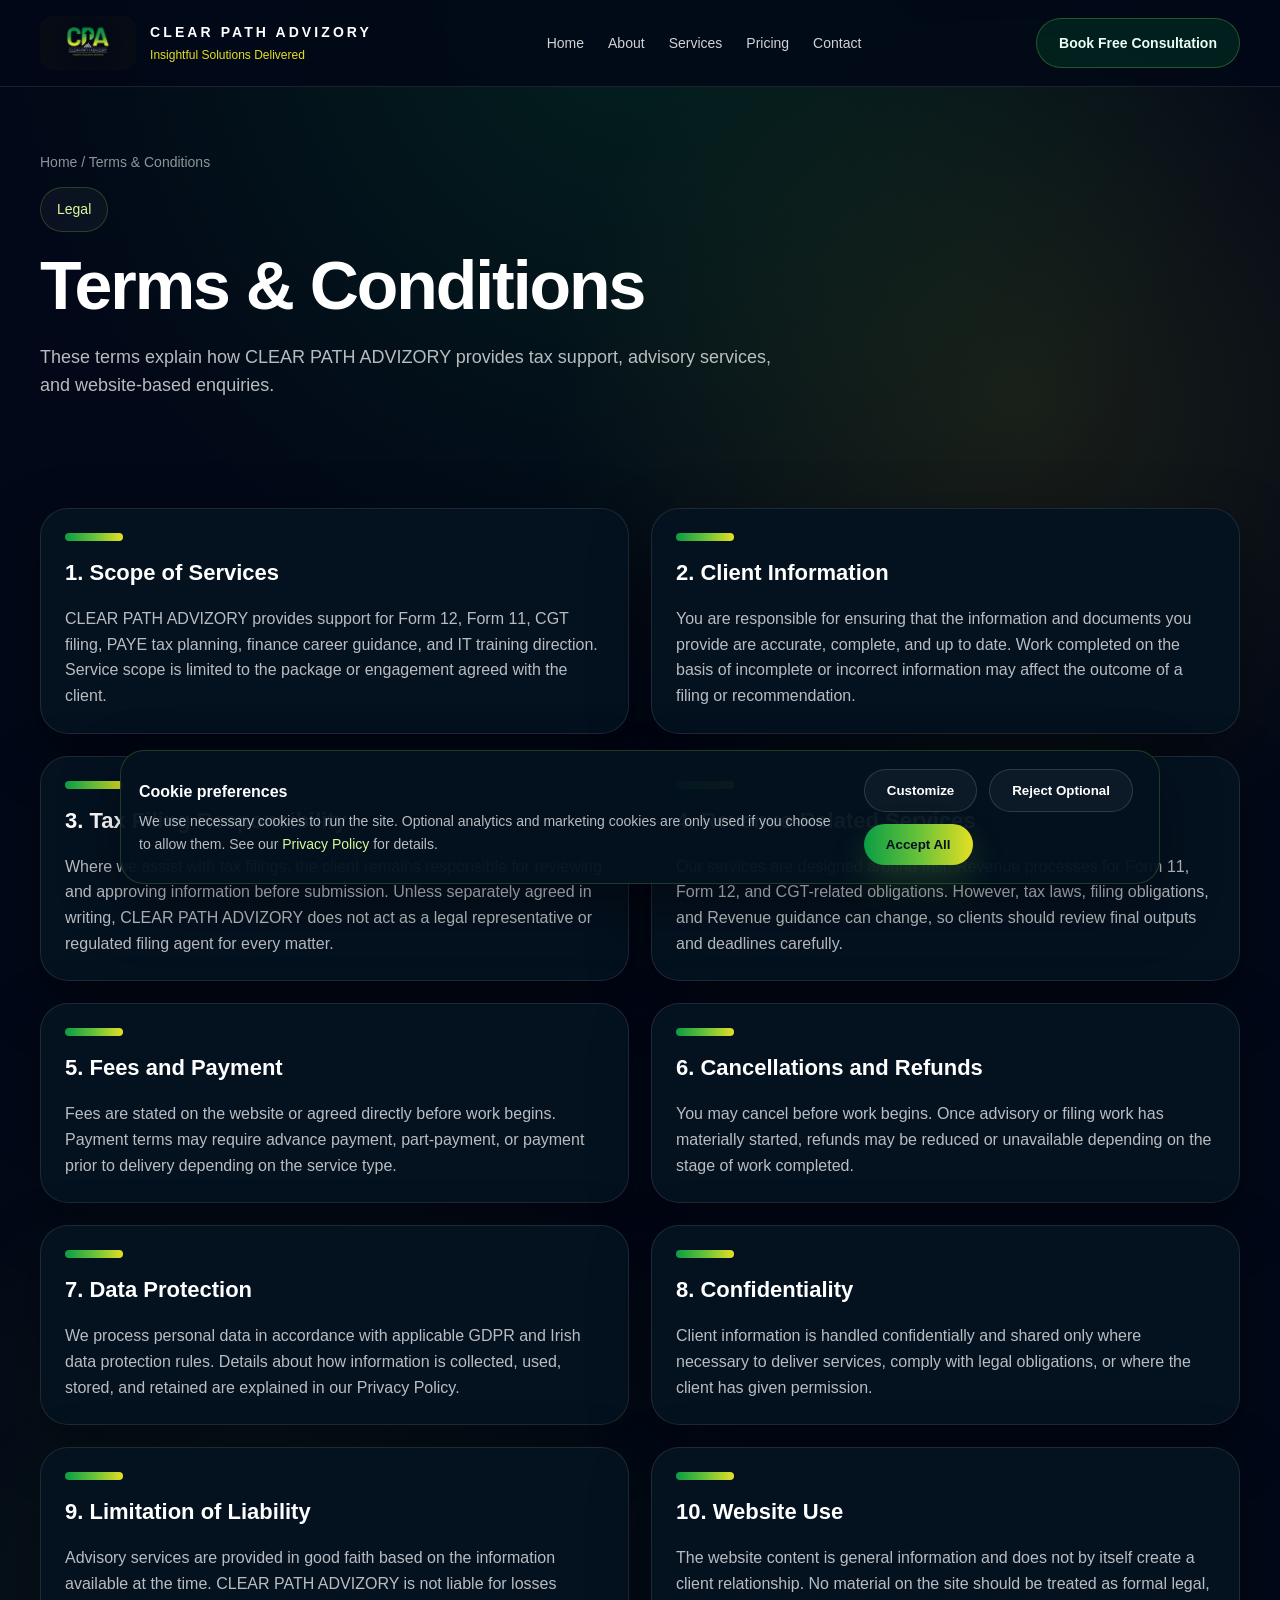
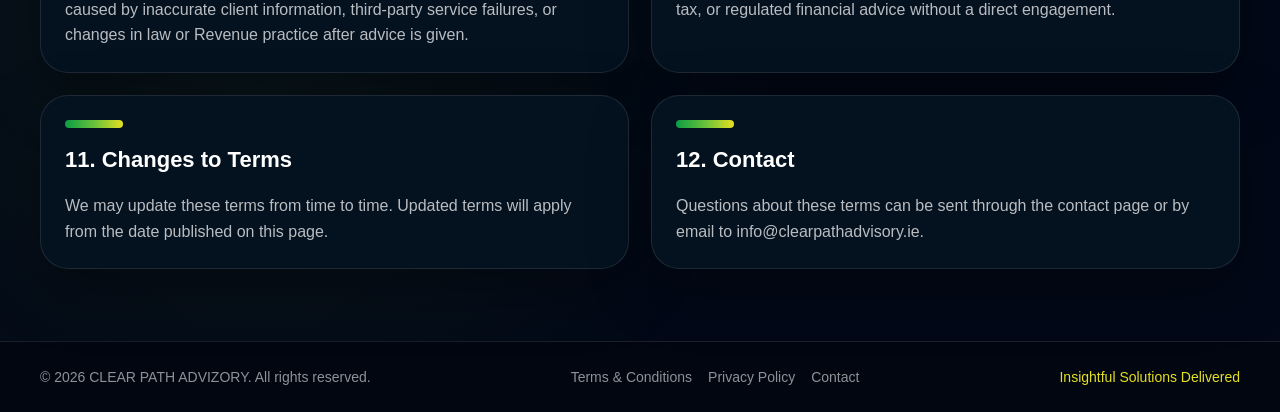
<file: terms.html>
<!DOCTYPE html><html lang="en"><head><meta charset="UTF-8" /><meta name="viewport" content="width=device-width, initial-scale=1.0" /><title>Terms & Conditions | CLEAR PATH ADVIZORY</title><meta name="description" content="Terms and Conditions for Clear Path Advizory services, website use, data handling, and Irish tax support." /><link rel="stylesheet" href="style.css" /></head><body><header class="site-header"><div class="container header-inner"><div class="brand"><a href="index.html"><img id="logo" src="logo.jpeg" alt="CLEAR PATH ADVIZORY logo"></a><div class="brand-text"><h1>CLEAR PATH ADVIZORY</h1><p>Insightful Solutions Delivered</p></div></div><button class="menu-toggle" aria-label="Toggle menu" onclick="toggleMenu()">Menu</button><nav id="siteNav" class="nav"><a class="" href="index.html">Home</a>
<a class="" href="about.html">About</a>
<a class="" href="services.html">Services</a>
<a class="" href="pricing.html">Pricing</a>
<a class="" href="contact.html">Contact</a></nav><a class="cta-btn" href="contact.html">Book Free Consultation</a></div></header><main><section class="page-hero"><div class="container"><div class="breadcrumbs"><a href="index.html">Home</a> / Terms & Conditions</div><div class="page-eyebrow">Legal</div><h2>Terms & Conditions</h2><p>These terms explain how CLEAR PATH ADVIZORY provides tax support, advisory services, and website-based enquiries.</p></div></section><section><div class="container legal-grid"><div class="legal-card"><div class="bar"></div><h4>1. Scope of Services</h4><p>CLEAR PATH ADVIZORY provides support for Form 12, Form 11, CGT filing, PAYE tax planning, finance career guidance, and IT training direction. Service scope is limited to the package or engagement agreed with the client.</p></div><div class="legal-card"><div class="bar"></div><h4>2. Client Information</h4><p>You are responsible for ensuring that the information and documents you provide are accurate, complete, and up to date. Work completed on the basis of incomplete or incorrect information may affect the outcome of a filing or recommendation.</p></div><div class="legal-card"><div class="bar"></div><h4>3. Tax Filing Responsibility</h4><p>Where we assist with tax filings, the client remains responsible for reviewing and approving information before submission. Unless separately agreed in writing, CLEAR PATH ADVIZORY does not act as a legal representative or regulated filing agent for every matter.</p></div><div class="legal-card"><div class="bar"></div><h4>4. Revenue-Related Services</h4><p>Our services are designed around Irish Revenue processes for Form 11, Form 12, and CGT-related obligations. However, tax laws, filing obligations, and Revenue guidance can change, so clients should review final outputs and deadlines carefully.</p></div><div class="legal-card"><div class="bar"></div><h4>5. Fees and Payment</h4><p>Fees are stated on the website or agreed directly before work begins. Payment terms may require advance payment, part-payment, or payment prior to delivery depending on the service type.</p></div><div class="legal-card"><div class="bar"></div><h4>6. Cancellations and Refunds</h4><p>You may cancel before work begins. Once advisory or filing work has materially started, refunds may be reduced or unavailable depending on the stage of work completed.</p></div><div class="legal-card"><div class="bar"></div><h4>7. Data Protection</h4><p>We process personal data in accordance with applicable GDPR and Irish data protection rules. Details about how information is collected, used, stored, and retained are explained in our Privacy Policy.</p></div><div class="legal-card"><div class="bar"></div><h4>8. Confidentiality</h4><p>Client information is handled confidentially and shared only where necessary to deliver services, comply with legal obligations, or where the client has given permission.</p></div><div class="legal-card"><div class="bar"></div><h4>9. Limitation of Liability</h4><p>Advisory services are provided in good faith based on the information available at the time. CLEAR PATH ADVIZORY is not liable for losses caused by inaccurate client information, third-party service failures, or changes in law or Revenue practice after advice is given.</p></div><div class="legal-card"><div class="bar"></div><h4>10. Website Use</h4><p>The website content is general information and does not by itself create a client relationship. No material on the site should be treated as formal legal, tax, or regulated financial advice without a direct engagement.</p></div><div class="legal-card"><div class="bar"></div><h4>11. Changes to Terms</h4><p>We may update these terms from time to time. Updated terms will apply from the date published on this page.</p></div><div class="legal-card"><div class="bar"></div><h4>12. Contact</h4><p>Questions about these terms can be sent through the contact page or by email to info@clearpathadvisory.ie.</p></div></div></section></main><footer class="footer"><div class="container footer-inner"><div>© 2026 CLEAR PATH ADVIZORY. All rights reserved.</div><div class="footer-links"><a href="terms.html">Terms & Conditions</a><a href="privacy.html">Privacy Policy</a><a href="contact.html">Contact</a></div><div class="tagline">Insightful Solutions Delivered</div></div></footer>
<div id="cookieBanner" class="cookie-banner" role="dialog" aria-live="polite" aria-label="Cookie preferences">
  <div class="cookie-inner">
    <div class="cookie-copy">
      <strong>Cookie preferences</strong>
      <p>We use necessary cookies to run the site. Optional analytics and marketing cookies are only used if you choose to allow them. See our <a href="privacy.html" style="color:#d9f99d;">Privacy Policy</a> for details.</p>
    </div>
    <div class="cookie-actions">
      <button class="secondary-btn" type="button" onclick="toggleCookieSettings()">Customize</button>
      <button class="secondary-btn" type="button" onclick="rejectOptionalCookies()">Reject Optional</button>
      <button class="primary-btn" type="button" onclick="acceptAllCookies()">Accept All</button>
    </div>
  </div>
  <div id="cookieSettings" class="cookie-settings">
    <div class="cookie-setting-row"><div><strong>Necessary cookies</strong><p>Required for basic site functions and security.</p></div><div class="switch-wrap"><input type="checkbox" checked disabled /></div></div>
    <div class="cookie-setting-row"><div><strong>Analytics cookies</strong><p>Help understand site usage and improve content.</p></div><div class="switch-wrap"><input id="cookieAnalytics" type="checkbox" /></div></div>
    <div class="cookie-setting-row"><div><strong>Marketing cookies</strong><p>Used only if you later add advertising or remarketing tools.</p></div><div class="switch-wrap"><input id="cookieMarketing" type="checkbox" /></div></div>
    <div class="form-actions"><button class="primary-btn" type="button" onclick="saveCookieChoices()">Save Preferences</button></div>
  </div>
</div>
<script src="script.js"></script></body></html>
</file>
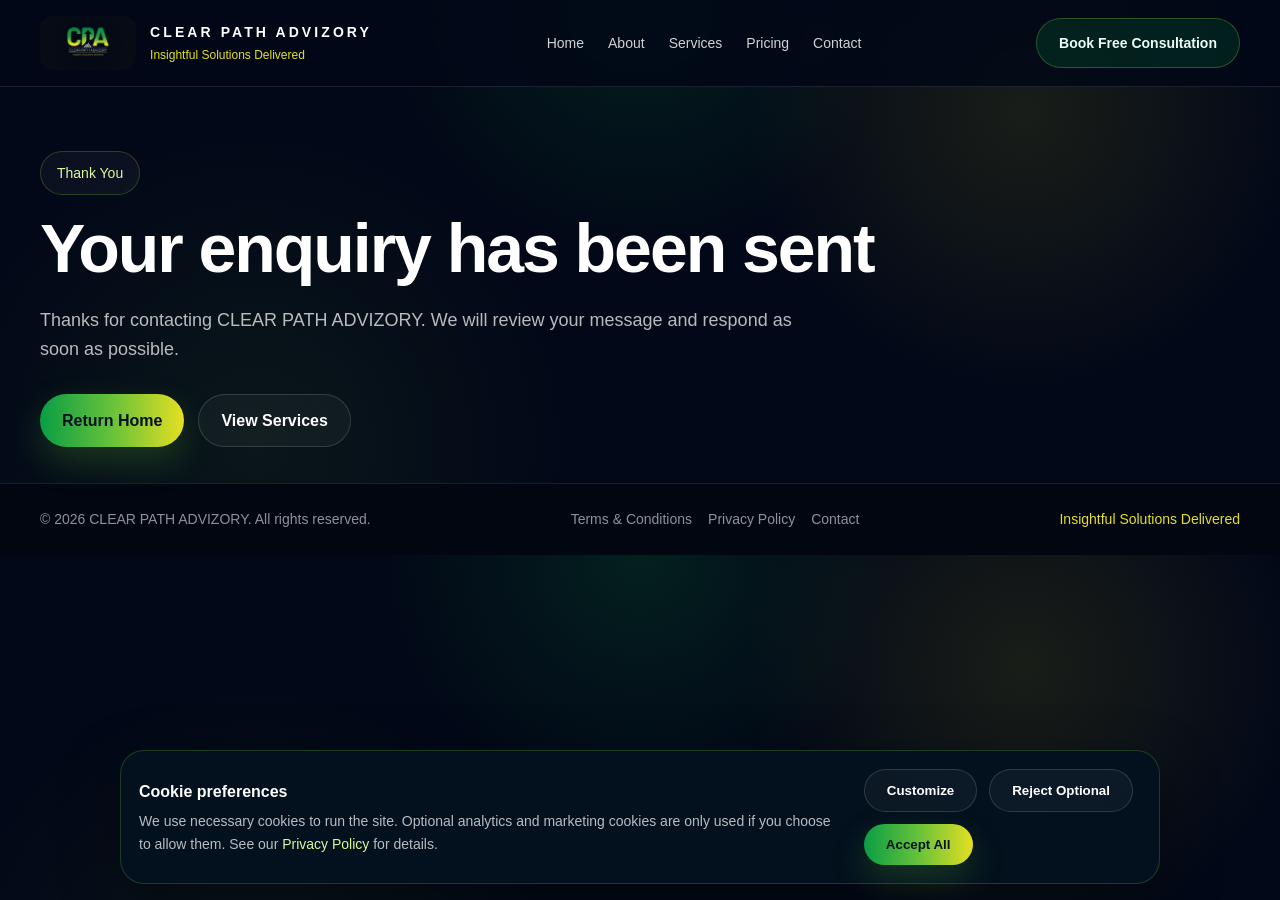
<file: thank-you.html>
<!DOCTYPE html><html lang="en"><head><meta charset="UTF-8" /><meta name="viewport" content="width=device-width, initial-scale=1.0" /><title>Thank You | CLEAR PATH ADVIZORY</title><meta name="description" content="Thank you page for website contact form submissions." /><link rel="stylesheet" href="style.css" /></head><body><header class="site-header"><div class="container header-inner"><div class="brand"><a href="index.html"><img id="logo" src="logo.jpeg" alt="CLEAR PATH ADVIZORY logo"></a><div class="brand-text"><h1>CLEAR PATH ADVIZORY</h1><p>Insightful Solutions Delivered</p></div></div><button class="menu-toggle" aria-label="Toggle menu" onclick="toggleMenu()">Menu</button><nav id="siteNav" class="nav"><a class="" href="index.html">Home</a>
<a class="" href="about.html">About</a>
<a class="" href="services.html">Services</a>
<a class="" href="pricing.html">Pricing</a>
<a class="" href="contact.html">Contact</a></nav><a class="cta-btn" href="contact.html">Book Free Consultation</a></div></header><main><section class="page-hero"><div class="container"><div class="page-eyebrow">Thank You</div><h2>Your enquiry has been sent</h2><p>Thanks for contacting CLEAR PATH ADVIZORY. We will review your message and respond as soon as possible.</p><div class="hero-actions"><a class="primary-btn" href="index.html">Return Home</a><a class="secondary-btn" href="services.html">View Services</a></div></div></section></main><footer class="footer"><div class="container footer-inner"><div>© 2026 CLEAR PATH ADVIZORY. All rights reserved.</div><div class="footer-links"><a href="terms.html">Terms & Conditions</a><a href="privacy.html">Privacy Policy</a><a href="contact.html">Contact</a></div><div class="tagline">Insightful Solutions Delivered</div></div></footer>
<div id="cookieBanner" class="cookie-banner" role="dialog" aria-live="polite" aria-label="Cookie preferences">
  <div class="cookie-inner">
    <div class="cookie-copy">
      <strong>Cookie preferences</strong>
      <p>We use necessary cookies to run the site. Optional analytics and marketing cookies are only used if you choose to allow them. See our <a href="privacy.html" style="color:#d9f99d;">Privacy Policy</a> for details.</p>
    </div>
    <div class="cookie-actions">
      <button class="secondary-btn" type="button" onclick="toggleCookieSettings()">Customize</button>
      <button class="secondary-btn" type="button" onclick="rejectOptionalCookies()">Reject Optional</button>
      <button class="primary-btn" type="button" onclick="acceptAllCookies()">Accept All</button>
    </div>
  </div>
  <div id="cookieSettings" class="cookie-settings">
    <div class="cookie-setting-row"><div><strong>Necessary cookies</strong><p>Required for basic site functions and security.</p></div><div class="switch-wrap"><input type="checkbox" checked disabled /></div></div>
    <div class="cookie-setting-row"><div><strong>Analytics cookies</strong><p>Help understand site usage and improve content.</p></div><div class="switch-wrap"><input id="cookieAnalytics" type="checkbox" /></div></div>
    <div class="cookie-setting-row"><div><strong>Marketing cookies</strong><p>Used only if you later add advertising or remarketing tools.</p></div><div class="switch-wrap"><input id="cookieMarketing" type="checkbox" /></div></div>
    <div class="form-actions"><button class="primary-btn" type="button" onclick="saveCookieChoices()">Save Preferences</button></div>
  </div>
</div>
<script src="script.js"></script></body></html>
</file>
<file: style.css>
:root {
  --bg: #020817; --bg-soft: #04111f; --panel: rgba(255,255,255,.05); --panel-strong: rgba(255,255,255,.08);
  --border: rgba(255,255,255,.1); --text:#fff; --muted: rgba(255,255,255,.72); --muted-soft: rgba(255,255,255,.56);
  --green:#0a9d45; --lime:#67c23a; --yellow:#e5df22; --shadow:0 20px 60px rgba(0,0,0,.35); --radius:28px; --max:1200px;
}
*{box-sizing:border-box} html{scroll-behavior:smooth} body{margin:0;font-family:Arial,Helvetica,sans-serif;color:var(--text);background:radial-gradient(circle at top,rgba(10,157,69,.16),transparent 30%),radial-gradient(circle at 80% 20%,rgba(229,223,34,.10),transparent 25%),radial-gradient(circle at 20% 80%,rgba(103,194,58,.08),transparent 28%),var(--bg);line-height:1.6}
a{color:inherit;text-decoration:none} img{max-width:100%;display:block} .container{width:min(var(--max),calc(100% - 32px));margin:0 auto} #logo{height:54px;width:auto;border-radius:12px;display:block}
.site-header{position:sticky;top:0;z-index:1000;backdrop-filter:blur(12px);background:rgba(2,8,23,.84);border-bottom:1px solid var(--border)}
.header-inner{display:flex;align-items:center;justify-content:space-between;gap:20px;padding:16px 0}.brand{display:flex;align-items:center;gap:14px;min-width:0}.brand-text h1{margin:0;font-size:14px;letter-spacing:.22em;font-weight:700;white-space:nowrap}.brand-text p{margin:3px 0 0;color:var(--yellow);font-size:12px}
.nav{display:flex;align-items:center;gap:24px}.nav a{color:rgba(255,255,255,.82);font-size:14px;transition:color .2s ease}.nav a:hover,.nav a.active{color:var(--yellow)}
.cta-btn,.primary-btn,.secondary-btn{display:inline-flex;align-items:center;justify-content:center;border-radius:999px;padding:13px 22px;font-weight:700;transition:transform .2s ease,border-color .2s ease,background .2s ease}.cta-btn{border:1px solid rgba(103,194,58,.35);background:rgba(10,157,69,.16);color:#ecfdf5;font-size:14px;white-space:nowrap}.cta-btn:hover,.primary-btn:hover,.secondary-btn:hover{transform:translateY(-1px)}.primary-btn{background:linear-gradient(90deg,var(--green),var(--lime),var(--yellow));color:var(--bg-soft);box-shadow:0 14px 34px rgba(103,194,58,.22);border:none}.secondary-btn{border:1px solid rgba(255,255,255,.14);background:rgba(255,255,255,.04);color:var(--text)}
.hero,.page-hero{padding:64px 0 36px}.hero-grid{display:grid;grid-template-columns:1.08fr .92fr;gap:48px;align-items:center}.eyebrow,.page-eyebrow,.label{display:inline-flex;align-items:center;padding:10px 16px;border-radius:999px;border:1px solid rgba(103,194,58,.28);background:rgba(255,255,255,.04);color:#d9f99d;font-size:14px;margin-bottom:18px}.hero h2,.page-hero h2{margin:0;font-size:clamp(40px,6vw,68px);line-height:1.04;font-weight:900;letter-spacing:-.03em;max-width:860px}.gradient-text{background:linear-gradient(90deg,var(--green),var(--lime),var(--yellow));-webkit-background-clip:text;background-clip:text;color:transparent}.hero p,.page-hero p{max-width:760px;margin:22px 0 0;color:var(--muted);font-size:18px}.hero-actions,.form-actions{display:flex;flex-wrap:wrap;gap:14px;margin-top:30px}
.highlights{display:grid;grid-template-columns:repeat(2,minmax(0,1fr));gap:14px;margin-top:34px}.highlight{padding:16px;border:1px solid var(--border);border-radius:22px;background:rgba(255,255,255,.05);color:var(--muted);box-shadow:var(--shadow);font-size:14px}.highlight span{color:var(--yellow);margin-right:8px}
.logo-card{border-radius:34px;border:1px solid var(--border);background:rgba(255,255,255,.04);padding:24px;box-shadow:var(--shadow);backdrop-filter:blur(12px)}.logo-inner{border-radius:30px;border:1px solid rgba(103,194,58,.16);background:var(--bg-soft);padding:32px 26px;text-align:center}.hero-logo{width:100%;max-width:520px;border-radius:20px;display:block;margin:0 auto 26px;box-shadow:0 18px 48px rgba(0,0,0,.45)}
.stats{display:grid;grid-template-columns:repeat(2,minmax(0,1fr));gap:16px}.stat{padding:22px;border-radius:22px;border:1px solid var(--border);background:rgba(255,255,255,.04);text-align:left}.stat small{display:block;color:var(--muted-soft);font-size:14px;margin-bottom:8px}.stat strong{display:block;font-size:34px;font-weight:800}.stat p{margin:8px 0 0;color:var(--muted-soft);font-size:14px}
section{padding:72px 0}.section-header{max-width:760px;margin-bottom:34px}.section-header h3,.about-copy h3,.pricing-top h3,.contact-copy h3{margin:14px 0 0;font-size:clamp(30px,4vw,46px);line-height:1.1}.section-header p,.about-copy p,.pricing-top p,.contact-copy p{margin:16px 0 0;color:var(--muted);font-size:17px}
.services-grid,.pricing-main,.pricing-secondary,.contact-grid,.info-grid,.about-points,.legal-grid{display:grid;gap:22px}.services-grid,.pricing-main,.pricing-secondary{grid-template-columns:repeat(3,minmax(0,1fr))}.info-grid,.about-points,.legal-grid{grid-template-columns:repeat(2,minmax(0,1fr))}
.service-card,.about-card,.price-card,.contact-card,.info-card,.legal-card{border:1px solid var(--border);border-radius:var(--radius);background:rgba(255,255,255,.04);box-shadow:var(--shadow)}.service-card{padding:24px;transition:transform .25s ease,border-color .25s ease,background .25s ease}.service-card:hover{transform:translateY(-4px);border-color:rgba(103,194,58,.36);background:rgba(255,255,255,.06)}.service-head{display:flex;justify-content:space-between;gap:14px;align-items:flex-start}.service-head h4,.price-card h4,.info-card h4,.legal-card h4{margin:0;font-size:22px}.price-tag{flex-shrink:0;padding:7px 12px;border-radius:999px;background:linear-gradient(90deg,var(--green),var(--yellow));color:var(--bg-soft);font-weight:800;font-size:14px}.service-card p,.price-card p,.info-card p,.contact-card p,.legal-card p,.legal-card li{color:var(--muted);margin:16px 0 0}.service-link{display:inline-block;margin-top:18px;color:#d9f99d;font-weight:700;font-size:14px}
.about-wrap,.band{background:rgba(255,255,255,.03);border-top:1px solid var(--border);border-bottom:1px solid var(--border)}.about-grid{display:grid;grid-template-columns:1fr 1fr;gap:28px;align-items:start}.about-card,.info-card,.legal-card{padding:24px;background:var(--bg-soft)}.about-card .bar,.legal-card .bar{width:58px;height:8px;border-radius:999px;background:linear-gradient(90deg,var(--green),var(--lime),var(--yellow));margin-bottom:14px}.about-card p{margin:0;color:rgba(255,255,255,.8)}
.pricing-top{text-align:center;max-width:720px;margin:0 auto 28px}.price-card{padding:28px;background:rgba(255,255,255,.04)}.price-card small{text-transform:uppercase;letter-spacing:.18em;color:var(--muted-soft);font-size:12px}.price-card .big{margin-top:12px;font-size:42px;font-weight:900;line-height:1;background:linear-gradient(90deg,var(--green),var(--lime),var(--yellow));-webkit-background-clip:text;background-clip:text;color:transparent}
.contact-shell{border:1px solid rgba(103,194,58,.18);border-radius:36px;padding:34px;background:linear-gradient(135deg,rgba(10,157,69,.14),rgba(2,8,23,.95),rgba(229,223,34,.08));box-shadow:var(--shadow)}.contact-grid{grid-template-columns:1.2fr .8fr;align-items:start}.contact-card{padding:26px;background:rgba(4,17,31,.88)}.contact-item{margin-bottom:18px}.contact-item small{display:block;color:var(--muted-soft);font-size:13px;margin-bottom:5px}.contact-item strong{font-size:20px;font-weight:700}
.form-grid{display:grid;grid-template-columns:repeat(2,minmax(0,1fr));gap:16px}label.form-label{display:block;font-size:14px;color:var(--muted);margin-bottom:8px}input,select,textarea{width:100%;border:1px solid rgba(255,255,255,.14);background:rgba(255,255,255,.04);color:var(--text);border-radius:16px;padding:14px 16px;font:inherit}textarea{min-height:140px;resize:vertical}input::placeholder,textarea::placeholder{color:rgba(255,255,255,.45)}.form-note{font-size:13px;color:var(--muted-soft);margin-top:12px}.checkbox-row{display:flex;align-items:flex-start;gap:10px;margin-top:16px}.checkbox-row input{width:18px;height:18px;margin-top:3px;flex:0 0 auto}.checkbox-row label{color:var(--muted);font-size:14px;line-height:1.5}
.breadcrumbs{color:var(--muted-soft);font-size:14px;margin-bottom:14px}.footer{border-top:1px solid var(--border);background:#010611;padding:24px 0}.footer-inner{display:flex;justify-content:space-between;gap:18px;color:var(--muted-soft);font-size:14px;flex-wrap:wrap}.footer-inner .tagline{color:var(--yellow)}.footer-links{display:flex;gap:16px;flex-wrap:wrap}.footer-links a:hover{color:var(--yellow)}
.menu-toggle{display:none;background:transparent;border:1px solid var(--border);color:var(--text);padding:10px 14px;border-radius:14px;font-weight:700;cursor:pointer}.checklist{margin:14px 0 0;padding-left:18px}.checklist li{margin:8px 0}
.cookie-banner{position:fixed;left:16px;right:16px;bottom:16px;z-index:2000;max-width:1040px;margin:0 auto;padding:18px;border:1px solid rgba(103,194,58,.25);background:rgba(4,17,31,.96);border-radius:24px;box-shadow:var(--shadow);display:none}.cookie-banner.show{display:block}.cookie-inner{display:flex;gap:18px;align-items:center;justify-content:space-between}.cookie-copy p{margin:6px 0 0;color:var(--muted);font-size:14px}.cookie-actions{display:flex;gap:12px;flex-wrap:wrap}.cookie-settings{display:none;margin-top:16px;padding-top:16px;border-top:1px solid var(--border)}.cookie-settings.show{display:block}.cookie-setting-row{display:flex;align-items:center;justify-content:space-between;gap:18px;margin-top:10px}.cookie-setting-row p{margin:0;color:var(--muted);font-size:14px}.switch-wrap{display:inline-flex;align-items:center;gap:8px}.switch-wrap input{width:18px;height:18px}
@media (max-width:1024px){.hero-grid,.about-grid,.contact-grid,.services-grid,.pricing-main,.pricing-secondary{grid-template-columns:1fr 1fr}.hero-grid>:first-child,.about-copy,.contact-copy{grid-column:span 2}}
@media (max-width:760px){.container{width:min(var(--max),calc(100% - 24px))}.header-inner{flex-wrap:wrap}.menu-toggle{display:inline-flex}.nav{display:none;width:100%;flex-direction:column;align-items:flex-start;gap:14px;padding-top:8px}.nav.open{display:flex}.cta-btn{order:3;width:100%}.hero,.page-hero,section{padding:54px 0}.hero-grid,.services-grid,.about-grid,.about-points,.pricing-main,.pricing-secondary,.contact-grid,.highlights,.stats,.info-grid,.legal-grid,.form-grid{grid-template-columns:1fr}.hero-grid>:first-child,.about-copy,.contact-copy{grid-column:auto}.brand-text h1{white-space:normal;letter-spacing:.14em}.contact-shell{padding:22px}.footer-inner{flex-direction:column;align-items:flex-start}.cookie-inner{flex-direction:column;align-items:flex-start}}
</file>
